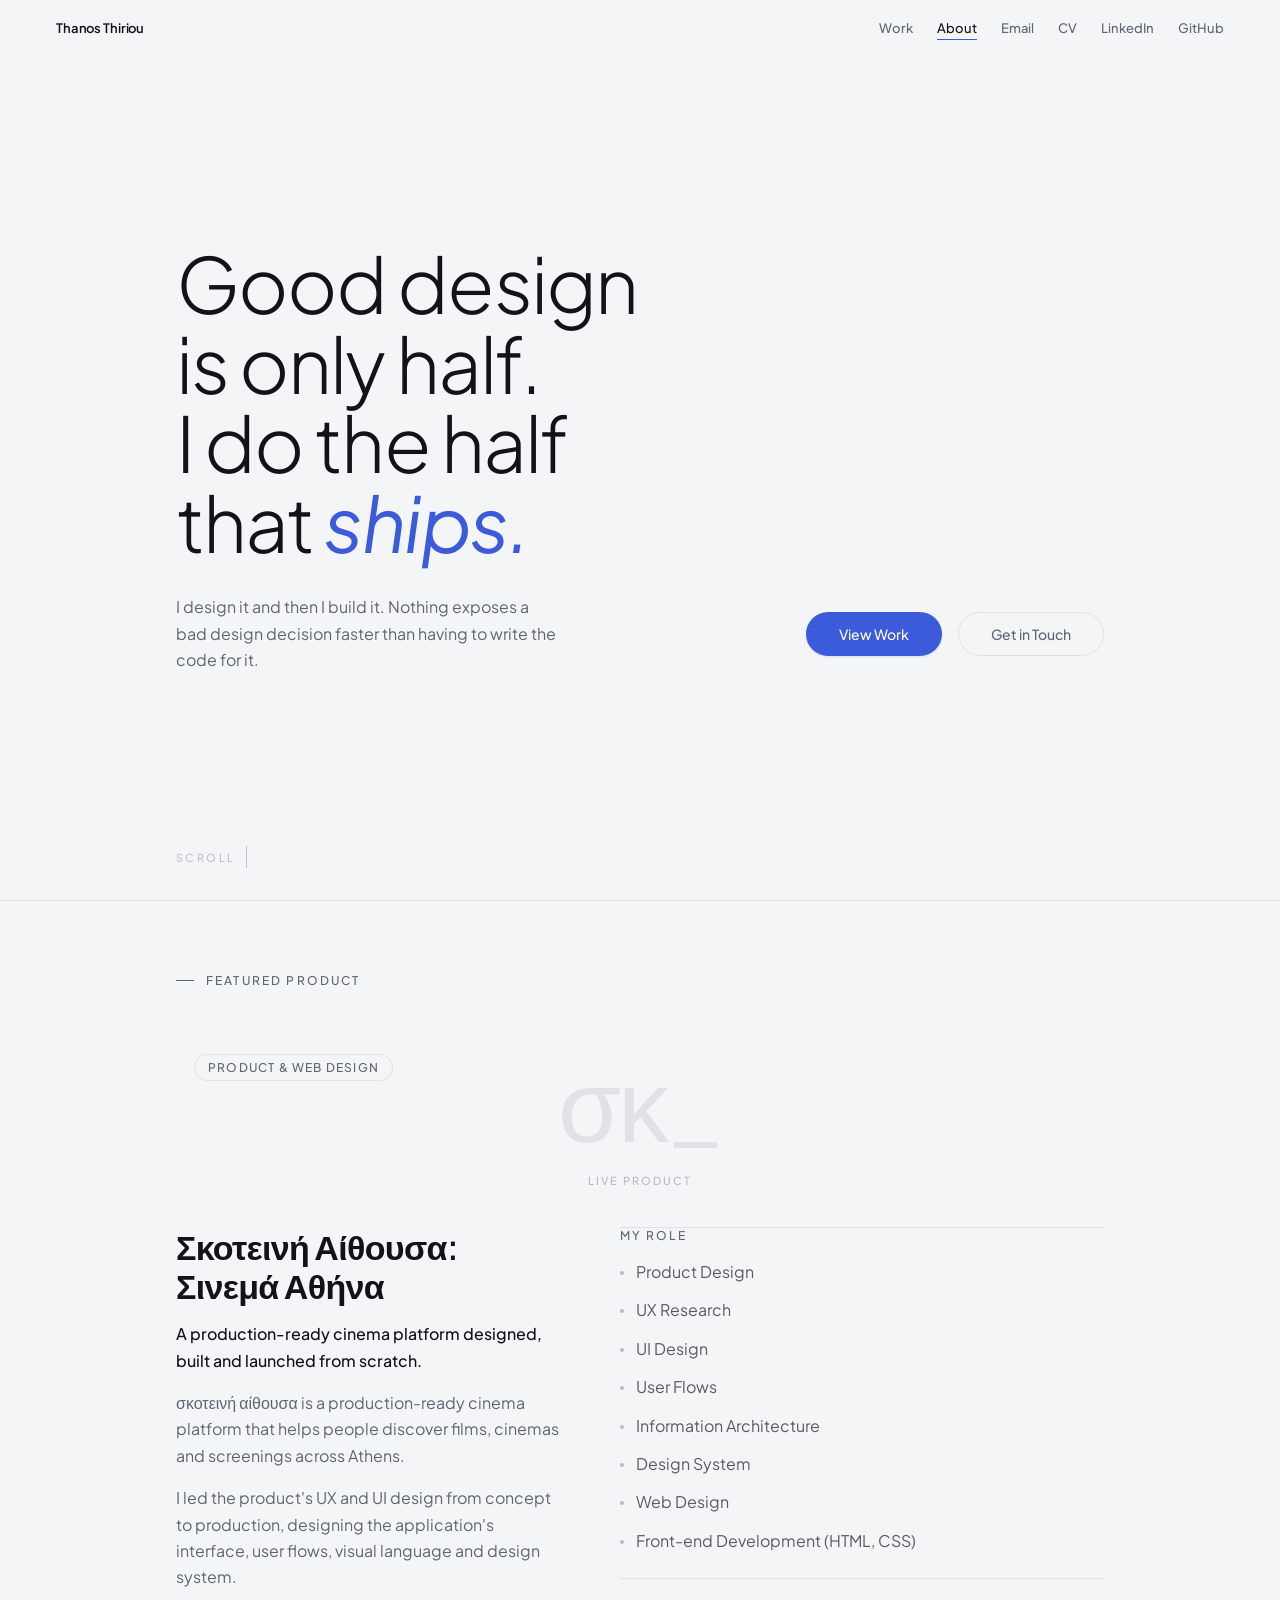
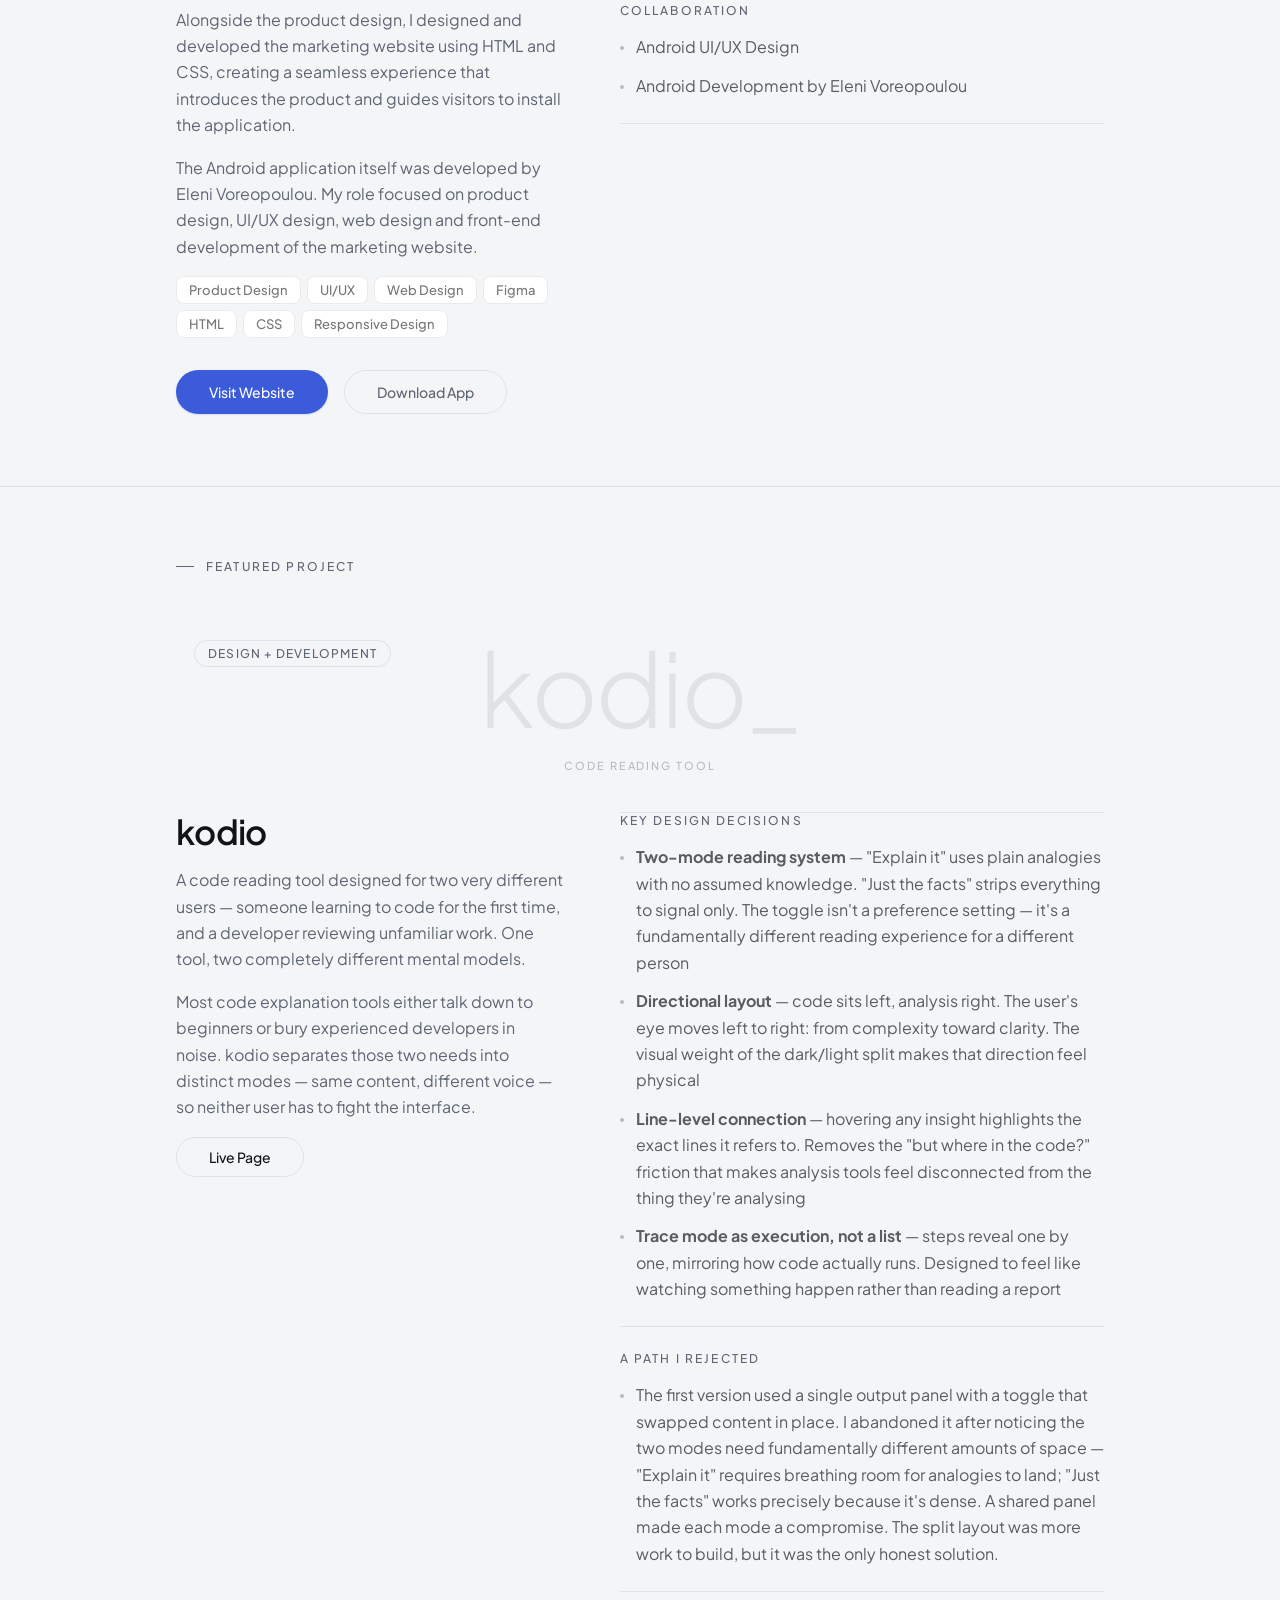
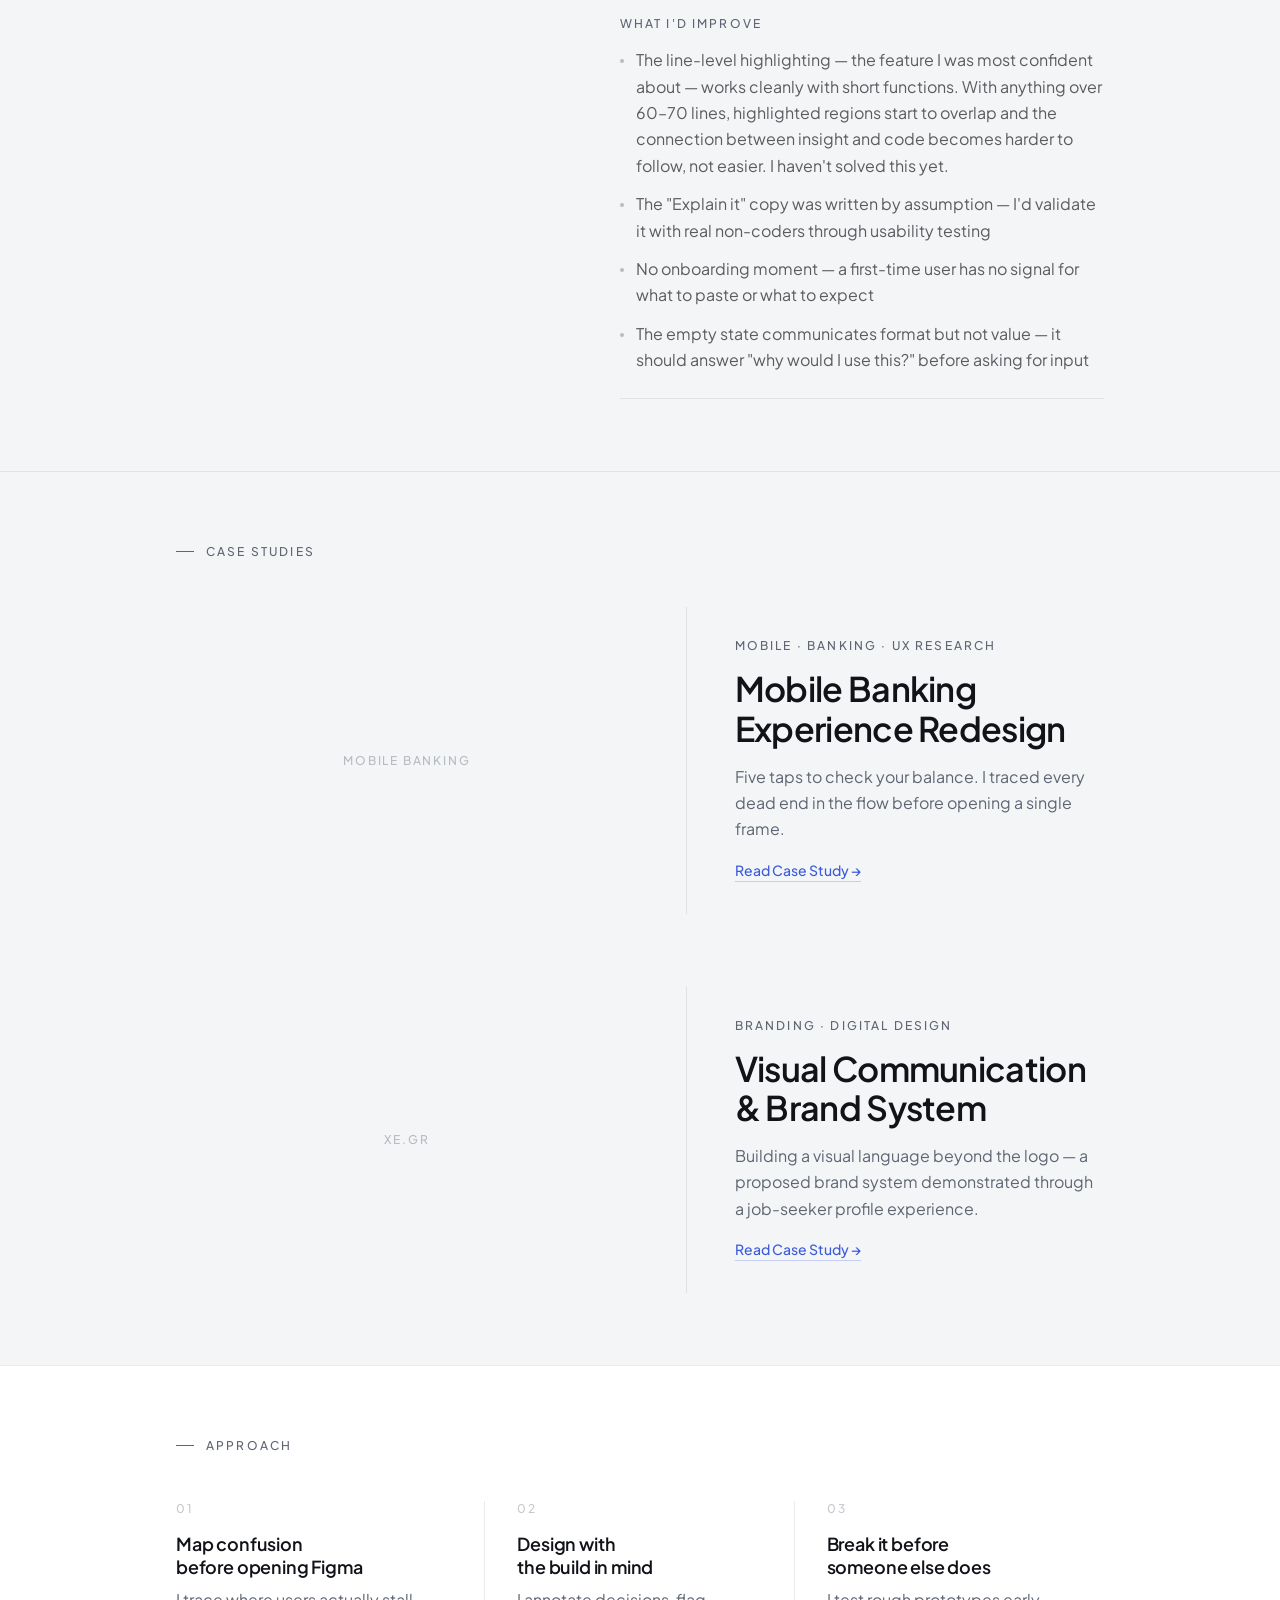
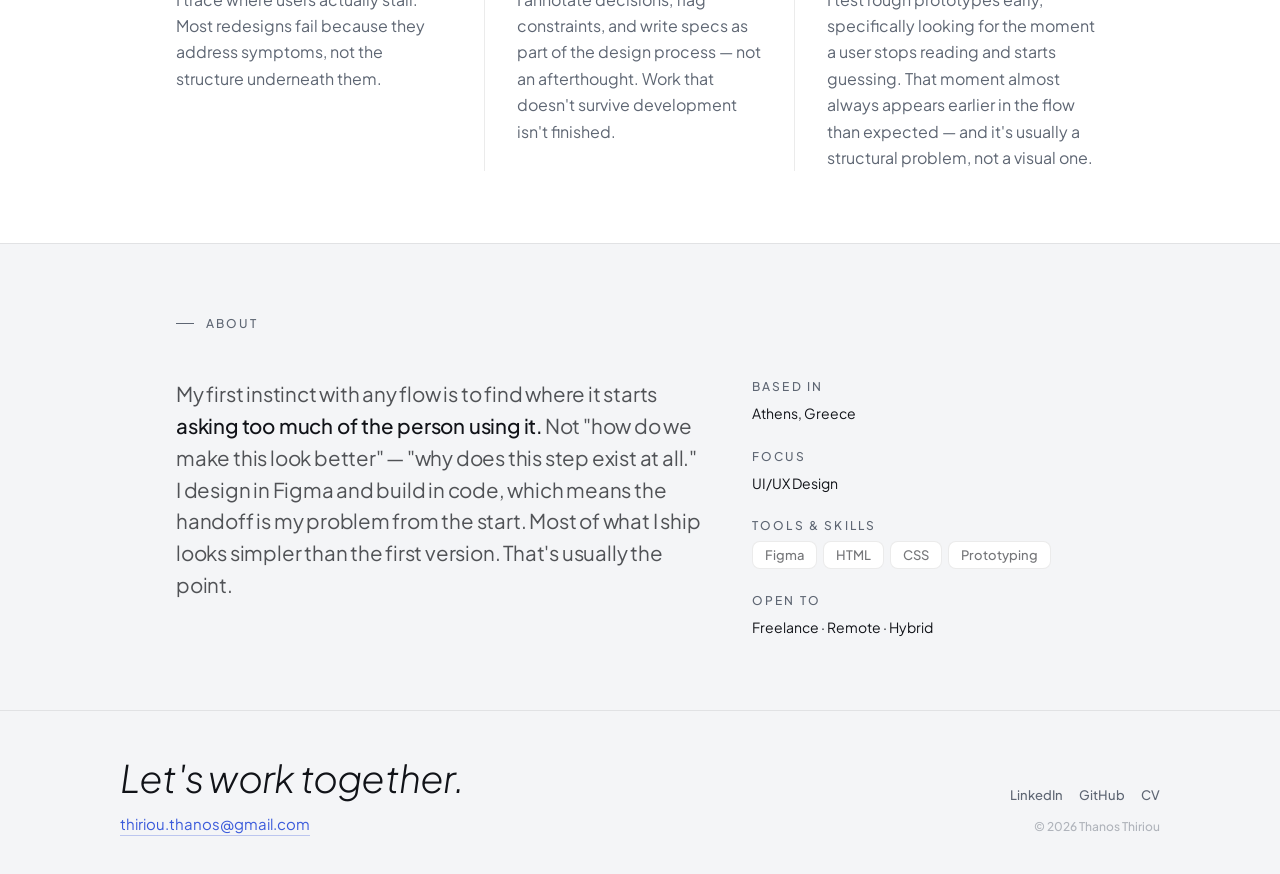
<file: index.html>
<!DOCTYPE html>
<html lang="en">
<head>
  <meta charset="UTF-8"/>
  <meta name="viewport" content="width=device-width, initial-scale=1.0"/>
  <title>Thanos Thiriou — Product Designer</title>
  <link rel="preconnect" href="https://fonts.googleapis.com">
  <link rel="preconnect" href="https://fonts.gstatic.com" crossorigin>
  <link href="https://fonts.googleapis.com/css2?family=Plus+Jakarta+Sans:ital,wght@0,300;0,400;0,500;0,600;1,300;1,400&display=swap" rel="stylesheet">
  <link rel="stylesheet" href="styles.css">
</head>
<body>

<!-- NAV -->
<nav class="nav" id="nav">
  <span class="nav-logo">Thanos Thiriou</span>
  <div class="nav-links">
    <a href="#work" class="nav-sm-hide">Work</a>
    <a href="#about">About</a>
    <a id="nav-email" href="#" class="nav-sm-hide">Email</a>
    <a href="https://jumpshare.com/share/Jsp5ZDB3CUWB5HwRMsdj" target="_blank">CV</a>
    <a href="https://www.linkedin.com/in/thanosthiriou/" target="_blank">LinkedIn</a>
    <a href="https://github.com/thiriou" target="_blank" class="nav-sm-hide">GitHub</a>
  </div>
</nav>

<!-- HERO -->
<section class="hero">
  <h1 class="hero-headline r">
    Good design<br>
    is only half.<br>
    I do the half<br>
    that <em>ships.</em>
  </h1>

  <div class="hero-foot r d1">
    <p class="hero-sub">
      I design it and then I build it. Nothing exposes a bad design decision faster than having to write the code for&nbsp;it.
    </p>
    <div class="hero-btns">
      <button class="btn btn-primary"
        onclick="document.getElementById('work').scrollIntoView({behavior:'smooth'})">
        View Work
      </button>
      <a id="hero-email-btn" href="#" class="btn btn-ghost">Get in Touch</a>
    </div>
  </div>

  <div class="hero-scroll-hint">scroll</div>
</section>

<!-- FEATURED PRODUCT -->
<section id="work" class="section">
  <div class="wrap">
    <p class="eyebrow">Featured Product</p>

    <div class="feat-visual feat-visual-plain r">
      <span class="feat-badge">Product & Web Design</span>
      <div class="feat-visual-inner feat-visual-img">
        <img src="https://res.cloudinary.com/mq7xwmak/image/upload/v1784747812/mockup-screens-skoteini-aithousa_jupigy.png" alt="σκοτεινή αίθουσα — shipped cinema platform preview"
          onerror="this.parentElement.innerHTML='<div class=\'feat-wordmark\'>σκ_</div><div class=\'feat-sublabel\'>Live Product</div>'">
      </div>
    </div>

    <div class="feat-body">
      <div class="r">
        <h2 class="feat-title">Σκοτεινή Αίθουσα: Σινεμά Αθήνα</h2>
        <p class="feat-desc" style="font-weight:500; color: var(--ink);">
          A production-ready cinema platform designed, built and launched from scratch.
        </p>
        <p class="feat-desc">
          σκοτεινή αίθουσα is a production-ready cinema platform that helps people discover films, cinemas and screenings across Athens.
        </p>
        <p class="feat-desc">
          I led the product's UX and UI design from concept to production, designing the application's interface, user flows, visual language and design system.
        </p>
        <p class="feat-desc">
          Alongside the product design, I designed and developed the marketing website using HTML and CSS, creating a seamless experience that introduces the product and guides visitors to install the application.
        </p>
        <p class="feat-desc">
          The Android application itself was developed by Eleni Voreopoulou. My role focused on product design, UI/UX design, web design and front-end development of the marketing website.
        </p>
        <div class="chips chips-feat">
          <span class="chip">Product Design</span>
          <span class="chip">UI/UX</span>
          <span class="chip">Web Design</span>
          <span class="chip">Figma</span>
          <span class="chip">HTML</span>
          <span class="chip">CSS</span>
          <span class="chip">Responsive Design</span>
        </div>
        <div class="feat-pills">
          <a href="https://cineath.gr" target="_blank" class="btn btn-primary">Visit Website</a>
          <a href="https://play.google.com/store/apps/details?id=com.blackcasper.cinemagr" target="_blank" class="btn btn-ghost">Download App</a>
        </div>
      </div>

      <div class="dstack feat-sticky r d1">
        <div class="drow">
          <h4>My Role</h4>
          <ul>
            <li>Product Design</li>
            <li>UX Research</li>
            <li>UI Design</li>
            <li>User Flows</li>
            <li>Information Architecture</li>
            <li>Design System</li>
            <li>Web Design</li>
            <li>Front-end Development (HTML, CSS)</li>
          </ul>
        </div>
        <div class="drow">
          <h4>Collaboration</h4>
          <ul>
            <li>Android UI/UX Design</li>
            <li>Android Development by Eleni Voreopoulou</li>
          </ul>
        </div>
      </div>
    </div>
  </div>
</section>

<!-- FEATURED PROJECT -->
<section class="section">
  <div class="wrap">
    <p class="eyebrow">Featured Project</p>

    <div class="feat-visual feat-visual-plain r">
      <span class="feat-badge">Design + Development</span>
      <div class="feat-visual-inner feat-visual-img">
        <img src="https://res.cloudinary.com/mq7xwmak/image/upload/v1787836371/kodio-screen-explain_fg43m9.png" alt="kodio — code reading tool"
          onerror="this.parentElement.innerHTML='<div class=\'feat-wordmark\'>kodio_</div><div class=\'feat-sublabel\'>Code Reading Tool</div>'">
      </div>
    </div>

    <div class="feat-body">
      <div class="r feat-sticky">
        <h2 class="feat-title">kodio</h2>
        <p class="feat-desc">
          A code reading tool designed for two very different users — someone learning to code for the first time, and a developer reviewing unfamiliar work. One tool, two completely different mental models.
        </p>
        <p class="feat-desc">
          Most code explanation tools either talk down to beginners or bury experienced developers in noise. kodio separates those two needs into distinct modes — same content, different voice — so neither user has to fight the interface.
        </p>
        <div class="feat-pills">
          <a href="https://thiriou.github.io/kodio-code-explainer/" target="_blank" class="feat-pill">Live Page</a>
        </div>
      </div>

      <div class="dstack r d1">
        <div class="drow">
          <h4>Key Design Decisions</h4>
          <ul>
            <li><strong>Two-mode reading system</strong> — "Explain it" uses plain analogies with no assumed knowledge. "Just the facts" strips everything to signal only. The toggle isn't a preference setting — it's a fundamentally different reading experience for a different person</li>
            <li><strong>Directional layout</strong> — code sits left, analysis right. The user's eye moves left to right: from complexity toward clarity. The visual weight of the dark/light split makes that direction feel physical</li>
            <li><strong>Line-level connection</strong> — hovering any insight highlights the exact lines it refers to. Removes the "but where in the code?" friction that makes analysis tools feel disconnected from the thing they're analysing</li>
            <li><strong>Trace mode as execution, not a list</strong> — steps reveal one by one, mirroring how code actually runs. Designed to feel like watching something happen rather than reading a report</li>
          </ul>
        </div>
        <div class="drow">
          <h4>A Path I Rejected</h4>
          <ul>
            <li>The first version used a single output panel with a toggle that swapped content in place. I abandoned it after noticing the two modes need fundamentally different amounts of space — "Explain it" requires breathing room for analogies to land; "Just the facts" works precisely because it's dense. A shared panel made each mode a compromise. The split layout was more work to build, but it was the only honest solution.</li>
          </ul>
        </div>
        <div class="drow">
          <h4>What I'd Improve</h4>
          <ul>
            <li>The line-level highlighting — the feature I was most confident about — works cleanly with short functions. With anything over 60–70 lines, highlighted regions start to overlap and the connection between insight and code becomes harder to follow, not easier. I haven't solved this yet.</li>
            <li>The "Explain it" copy was written by assumption — I'd validate it with real non-coders through usability testing</li>
            <li>No onboarding moment — a first-time user has no signal for what to paste or what to expect</li>
            <li>The empty state communicates format but not value — it should answer "why would I use this?" before asking for input</li>
          </ul>
        </div>
      </div>
    </div>
  </div>
</section>

<!-- CASE STUDIES -->
<section class="section">
  <div class="wrap">
    <h2 class="eyebrow">Case Studies</h2>

    <div class="cs-wide r">
      <div class="cs-wide-img">
        <img src="https://res.cloudinary.com/mq7xwmak/image/upload/v1784745246/case-study-banking_cminqn.png" alt="Mobile Banking Redesign"
          onerror="this.parentElement.innerHTML='<div class=\'cs-empty\'>Mobile Banking</div>'">
      </div>
      <div class="cs-wide-body">
        <span class="cs-card-tags">Mobile · Banking · UX Research</span>
        <h3 class="cs-card-title">Mobile Banking Experience Redesign</h3>
        <p class="cs-hook">Five taps to check your balance. I traced every dead end in the flow before opening a single frame.</p>
        <a href="https://medium.com/@thnthr/redesigning-eurobank-mobile-app-a-calmer-faster-banking-experience-ui-ux-case-study-67df9548a5f6"
           target="_blank" class="cs-cta">Read Case Study →</a>
      </div>
    </div>

    <div class="cs-wide r" style="margin-top: var(--sp-9);">
      <div class="cs-wide-img">
        <img src="https://res.cloudinary.com/mq7xwmak/image/upload/v1788252078/ccf339b3-8396-4b21-a025-8f1a87d3fd01_haktqv.png" alt="Visual Communication & Brand System"
          onerror="this.parentElement.innerHTML='<div class=\'cs-empty\'>xe.gr</div>'">
      </div>
      <div class="cs-wide-body">
        <span class="cs-card-tags">BRANDING · DIGITAL DESIGN</span>
        <h3 class="cs-card-title">Visual Communication &amp; Brand System</h3>
        <p class="cs-hook">Building a visual language beyond the logo — a proposed brand system demonstrated through a job-seeker profile experience.</p>
        <a href="xe-gr.html" class="cs-cta">Read Case Study →</a>
      </div>
    </div>
  </div>
</section>

<!-- APPROACH -->
<section class="section section-approach">
  <div class="wrap">
    <h2 class="eyebrow">Approach</h2>
    <div class="approach-grid">

      <div class="approach-col r">
        <span class="approach-num">01</span>
        <h3>Map confusion<br>before opening Figma</h3>
        <p>I trace where users actually stall. Most redesigns fail because they address symptoms, not the structure underneath them.</p>
      </div>

      <div class="approach-col r d1">
        <span class="approach-num">02</span>
        <h3>Design with<br>the build in mind</h3>
        <p>I annotate decisions, flag constraints, and write specs as part of the design process — not an afterthought. Work that doesn't survive development isn't finished.</p>
      </div>

      <div class="approach-col r d2">
        <span class="approach-num">03</span>
        <h3>Break it before<br>someone else does</h3>
        <p>I test rough prototypes early, specifically looking for the moment a user stops reading and starts guessing. That moment almost always appears earlier in the flow than expected — and it's usually a structural problem, not a visual one.</p>
      </div>

    </div>
  </div>
</section>

<!-- ABOUT -->
<section id="about" class="section">
  <div class="wrap">
    <h2 class="eyebrow">About</h2>

    <div class="about-grid r">
      <p class="about-text">
        My first instinct with any flow is to find where it starts
        <strong>asking too much of the person using it.</strong>
        Not "how do we make this look better" — "why does this step exist at all."
        I design in Figma and build in code, which means the handoff is my problem
        from the start. Most of what I ship looks simpler than the first version.
        That's usually the point.
      </p>

      <div class="about-aside">
        <div class="aside-row">
          <h4>Based in</h4>
          <p>Athens, Greece</p>
        </div>
        <div class="aside-row">
          <h4>Focus</h4>
          <p>UI/UX Design</p>
        </div>
        <div class="aside-row">
          <h4>Tools & Skills</h4>
          <div class="chips">
            <span class="chip">Figma</span>
            <span class="chip">HTML</span>
            <span class="chip">CSS</span>
<span class="chip">Prototyping</span>
          </div>
        </div>
        <div class="aside-row">
          <h4>Open to</h4>
          <p>Freelance · Remote · Hybrid</p>
        </div>
      </div>
    </div>
  </div>
</section>

<!-- FOOTER -->
<footer>
  <div class="foot-inner">
    <div class="foot-left">
      <p class="foot-cta">Let's work together.</p>
      <a id="foot-email" href="#" class="foot-email">—</a>
    </div>
    <div class="foot-right">
      <div class="foot-links">
        <a href="https://www.linkedin.com/in/thanosthiriou/" target="_blank">LinkedIn</a>
        <a href="https://github.com/thiriou" target="_blank">GitHub</a>
        <a href="https://jumpshare.com/share/Jsp5ZDB3CUWB5HwRMsdj" target="_blank">CV</a>
      </div>
      <span class="foot-copy">© 2026 Thanos Thiriou</span>
    </div>
  </div>
</footer>

<script>
  // Email — set via JS to prevent scraping
  const u = 'thiriou.thanos', d = 'gmail.com';
  const addr = u + '@' + d;
  document.getElementById('nav-email').href = 'mailto:' + addr;
  document.getElementById('hero-email-btn').href = 'mailto:' + addr;
  const fe = document.getElementById('foot-email');
  fe.href = 'mailto:' + addr;
  fe.textContent = addr;

  // Nav stuck state
  const nav = document.getElementById('nav');
  window.addEventListener('scroll', () => {
    nav.classList.toggle('stuck', window.scrollY > 10);
  }, { passive: true });

  // Reveal on scroll
  const io = new IntersectionObserver(entries => {
    entries.forEach(e => {
      if (e.isIntersecting) { e.target.classList.add('in'); io.unobserve(e.target); }
    });
  }, { threshold: 0.06 });
  document.querySelectorAll('.r').forEach(el => io.observe(el));

  // Active nav link — tracks #work / #about as they cross the viewport
  const navLinks = document.querySelectorAll('.nav-links a[href^="#"]');
  const sections = Array.from(navLinks)
    .map(a => document.getElementById(a.getAttribute('href').slice(1)))
    .filter(Boolean);
  const spy = new IntersectionObserver(entries => {
    entries.forEach(entry => {
      if (!entry.isIntersecting) return;
      navLinks.forEach(a => a.classList.toggle('is-active', a.getAttribute('href') === '#' + entry.target.id));
    });
  }, { rootMargin: '-45% 0px -50% 0px' });
  sections.forEach(s => spy.observe(s));
</script>
</body>
</html>
</file>
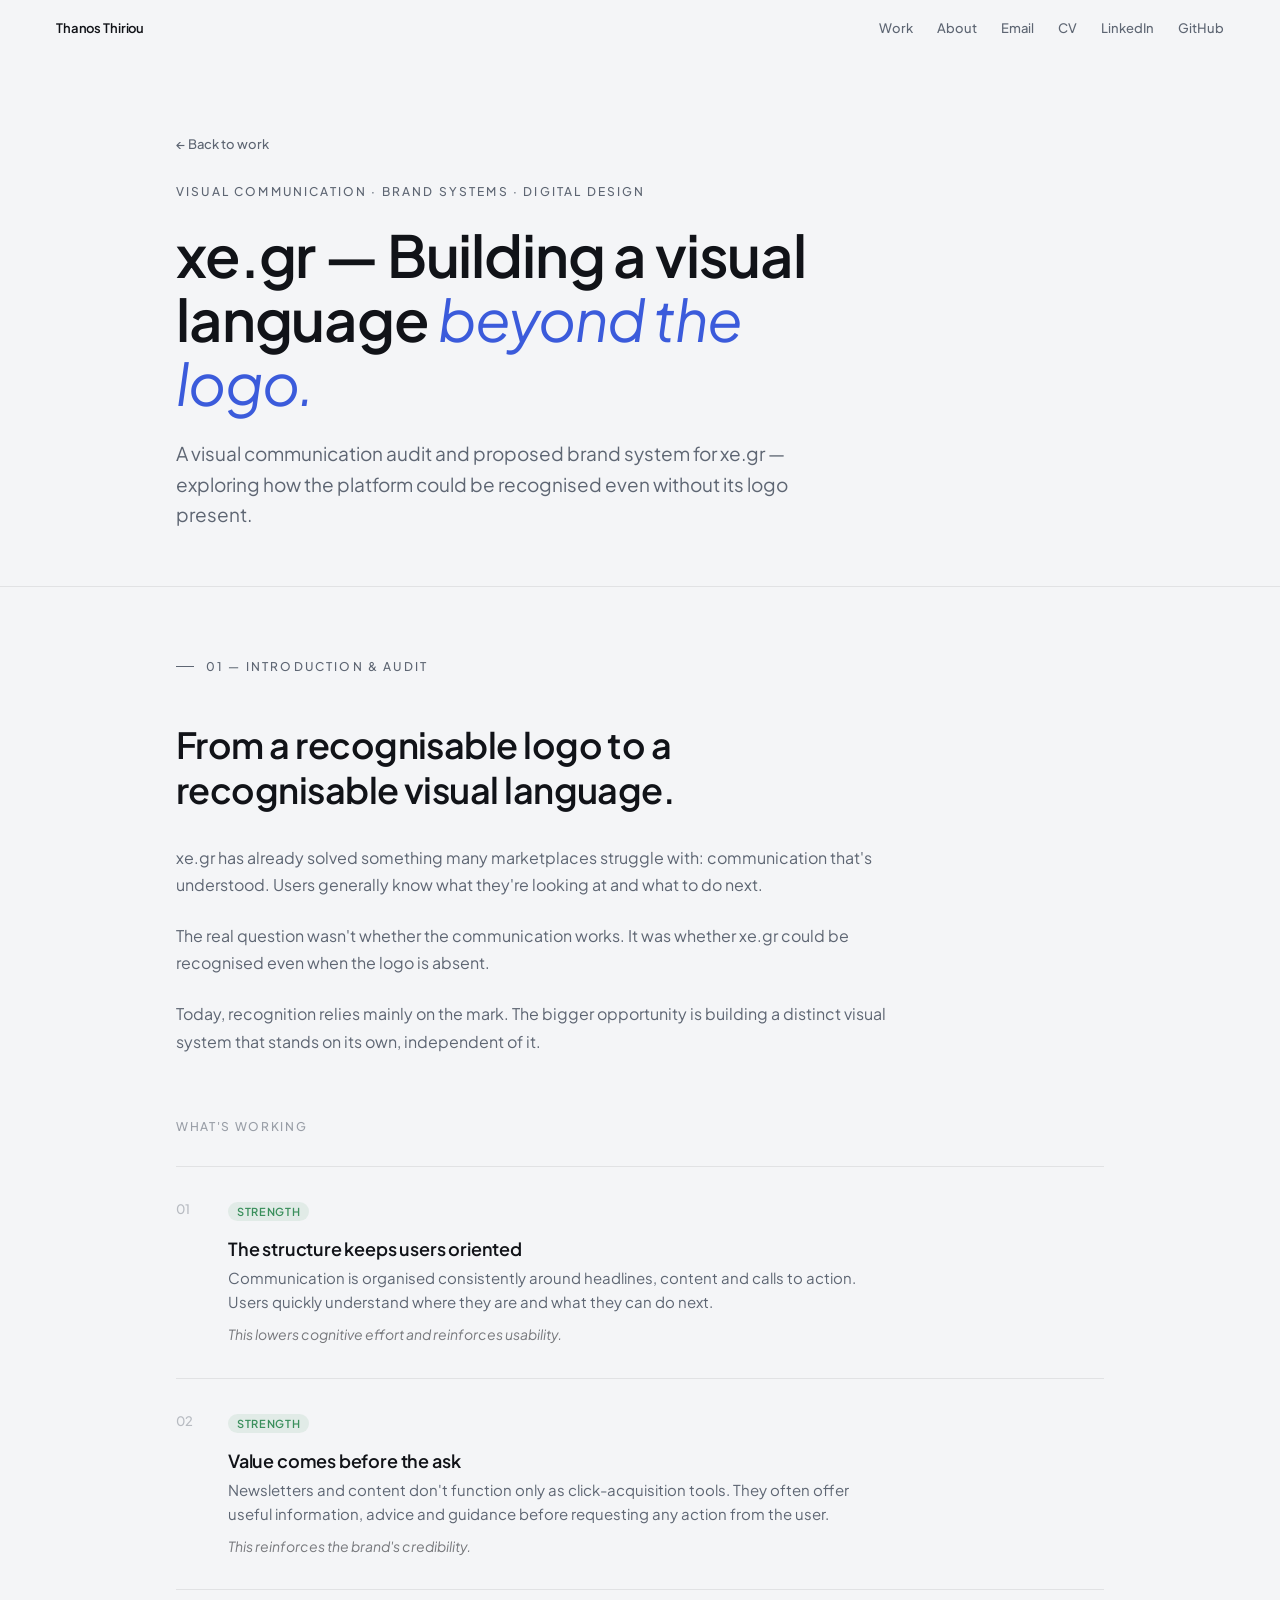
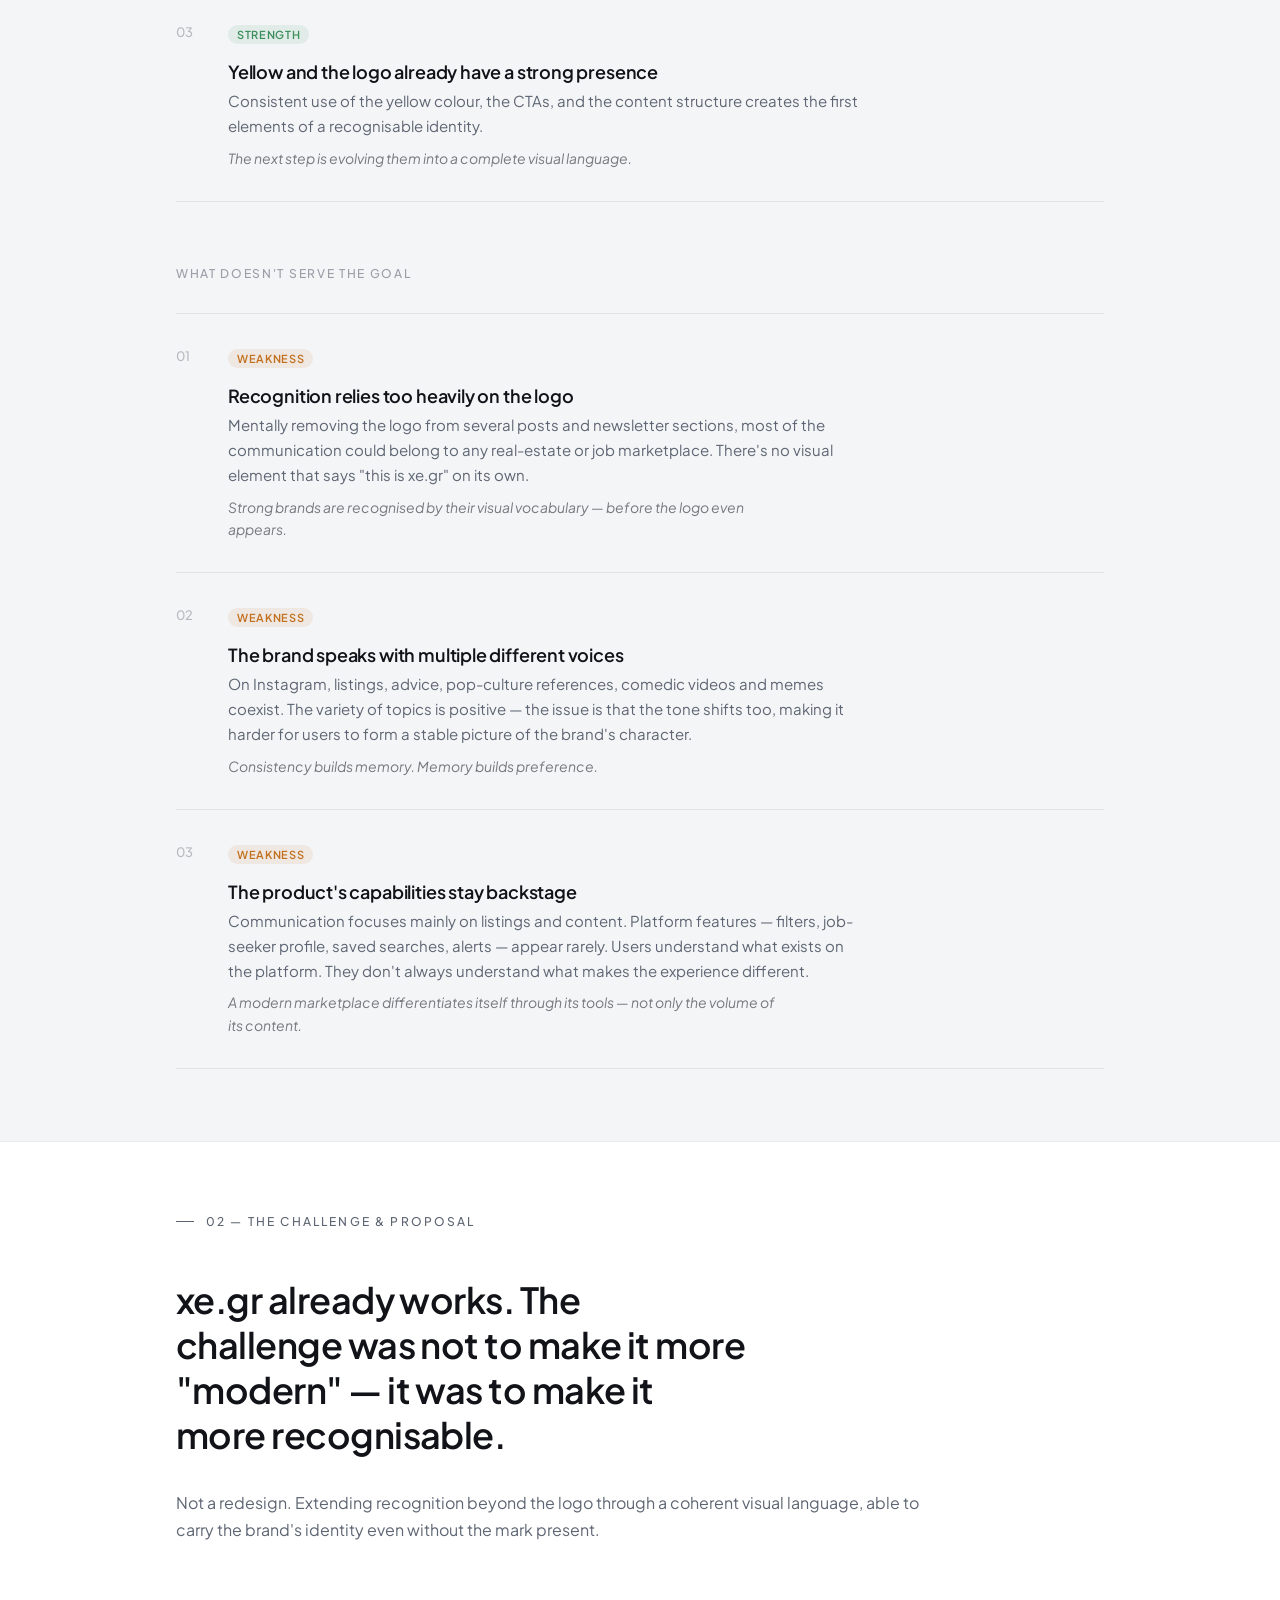
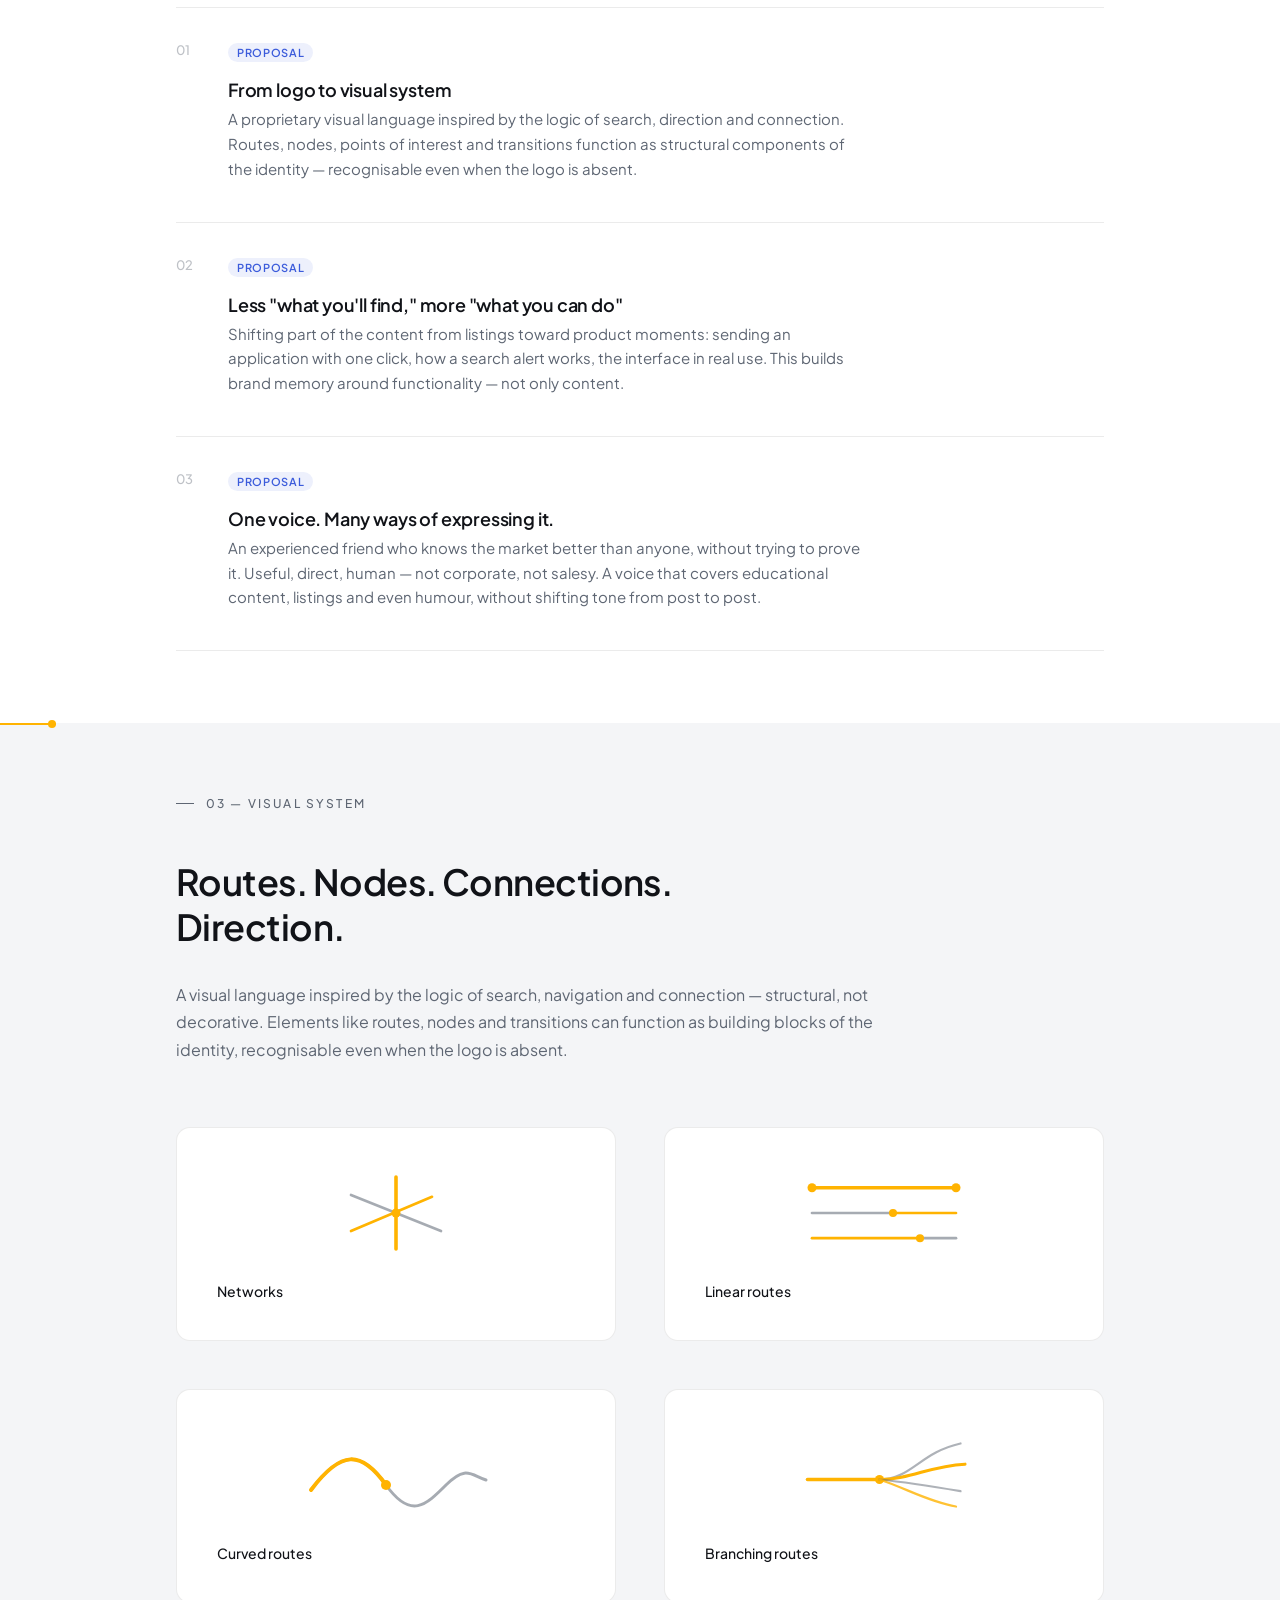
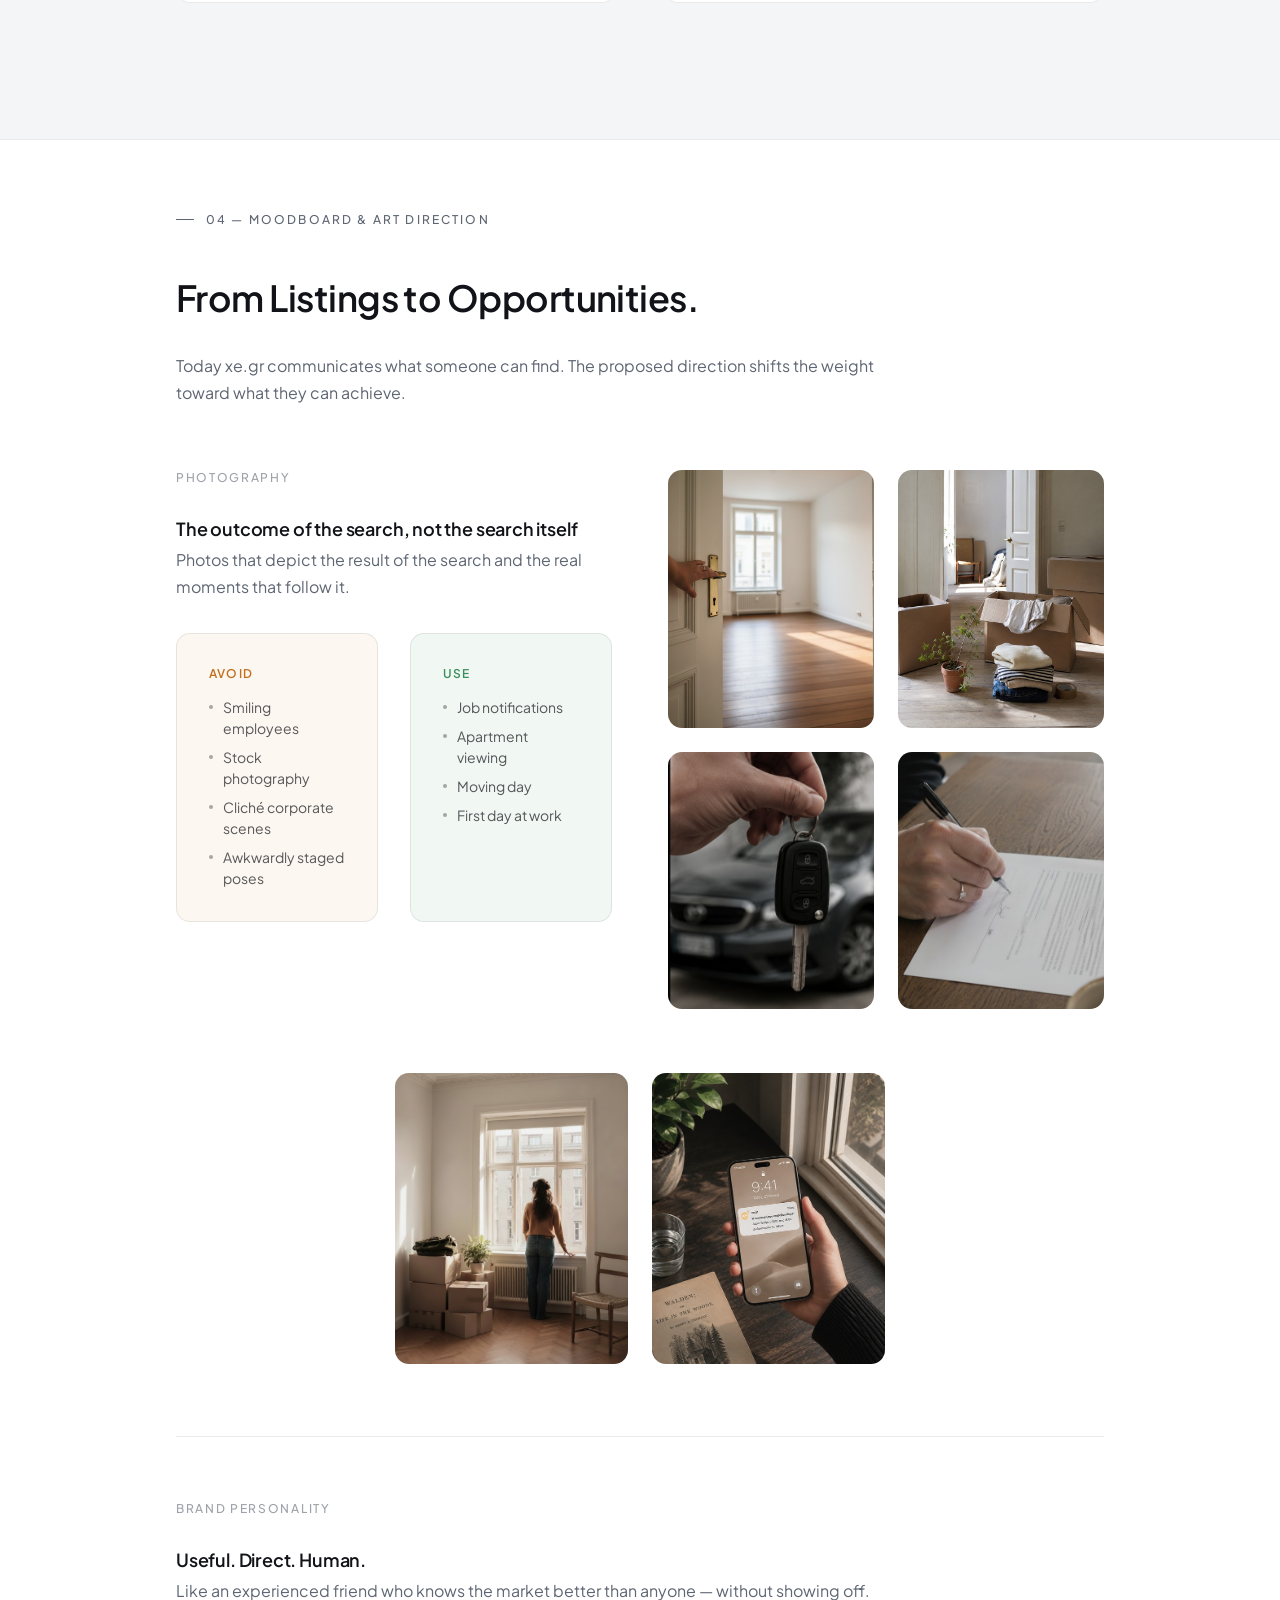
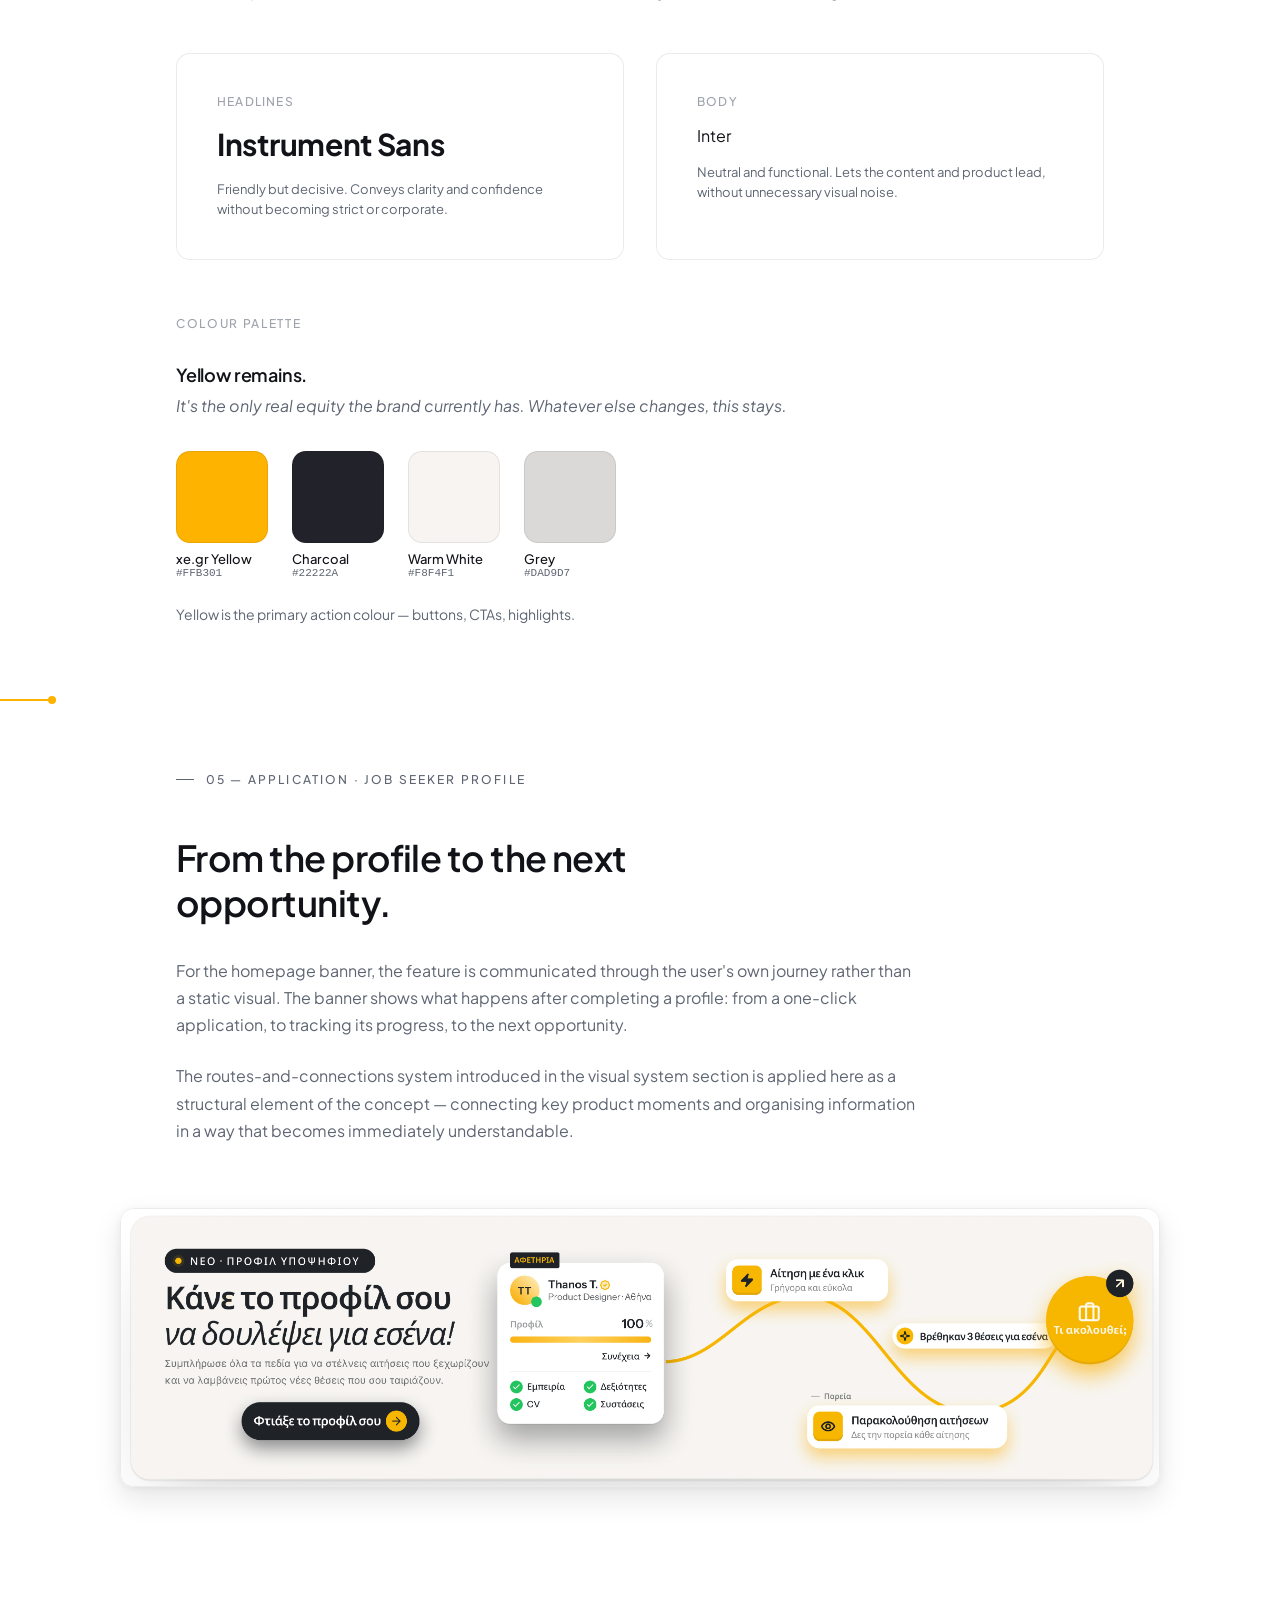
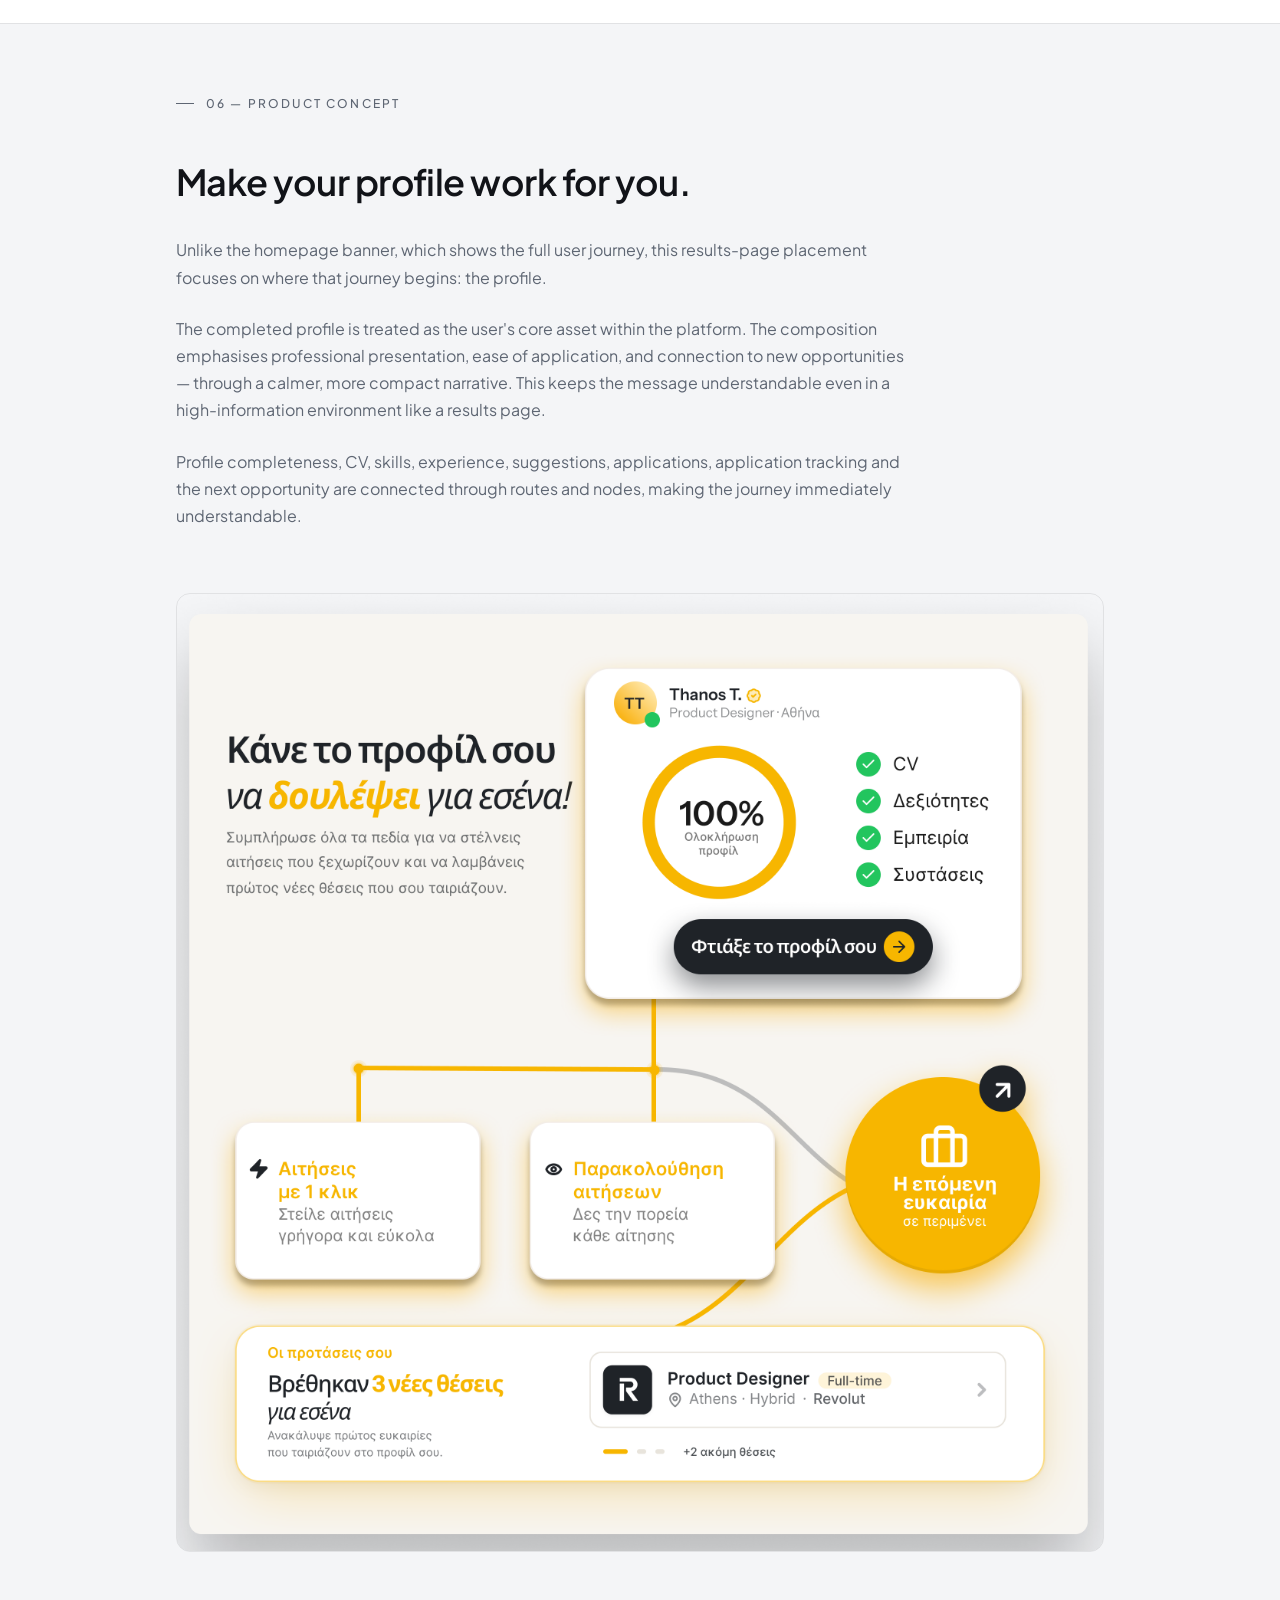
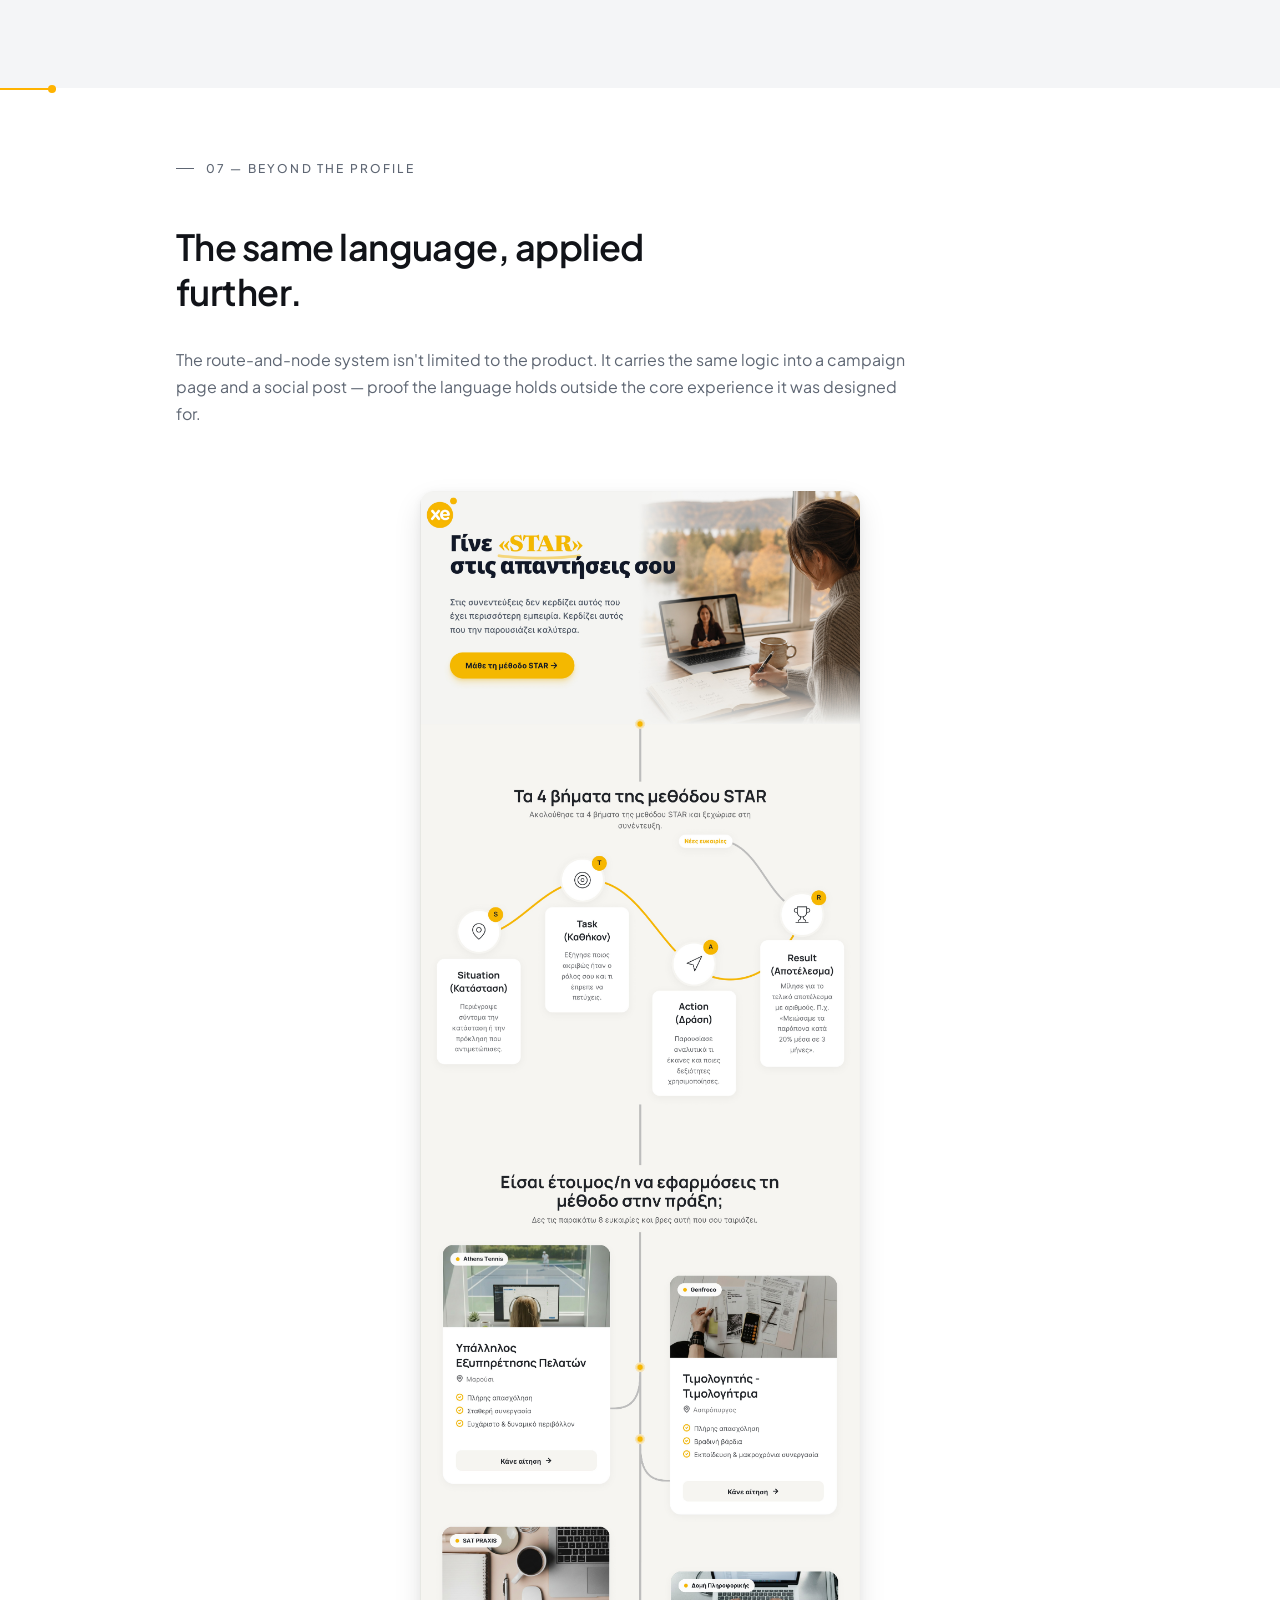
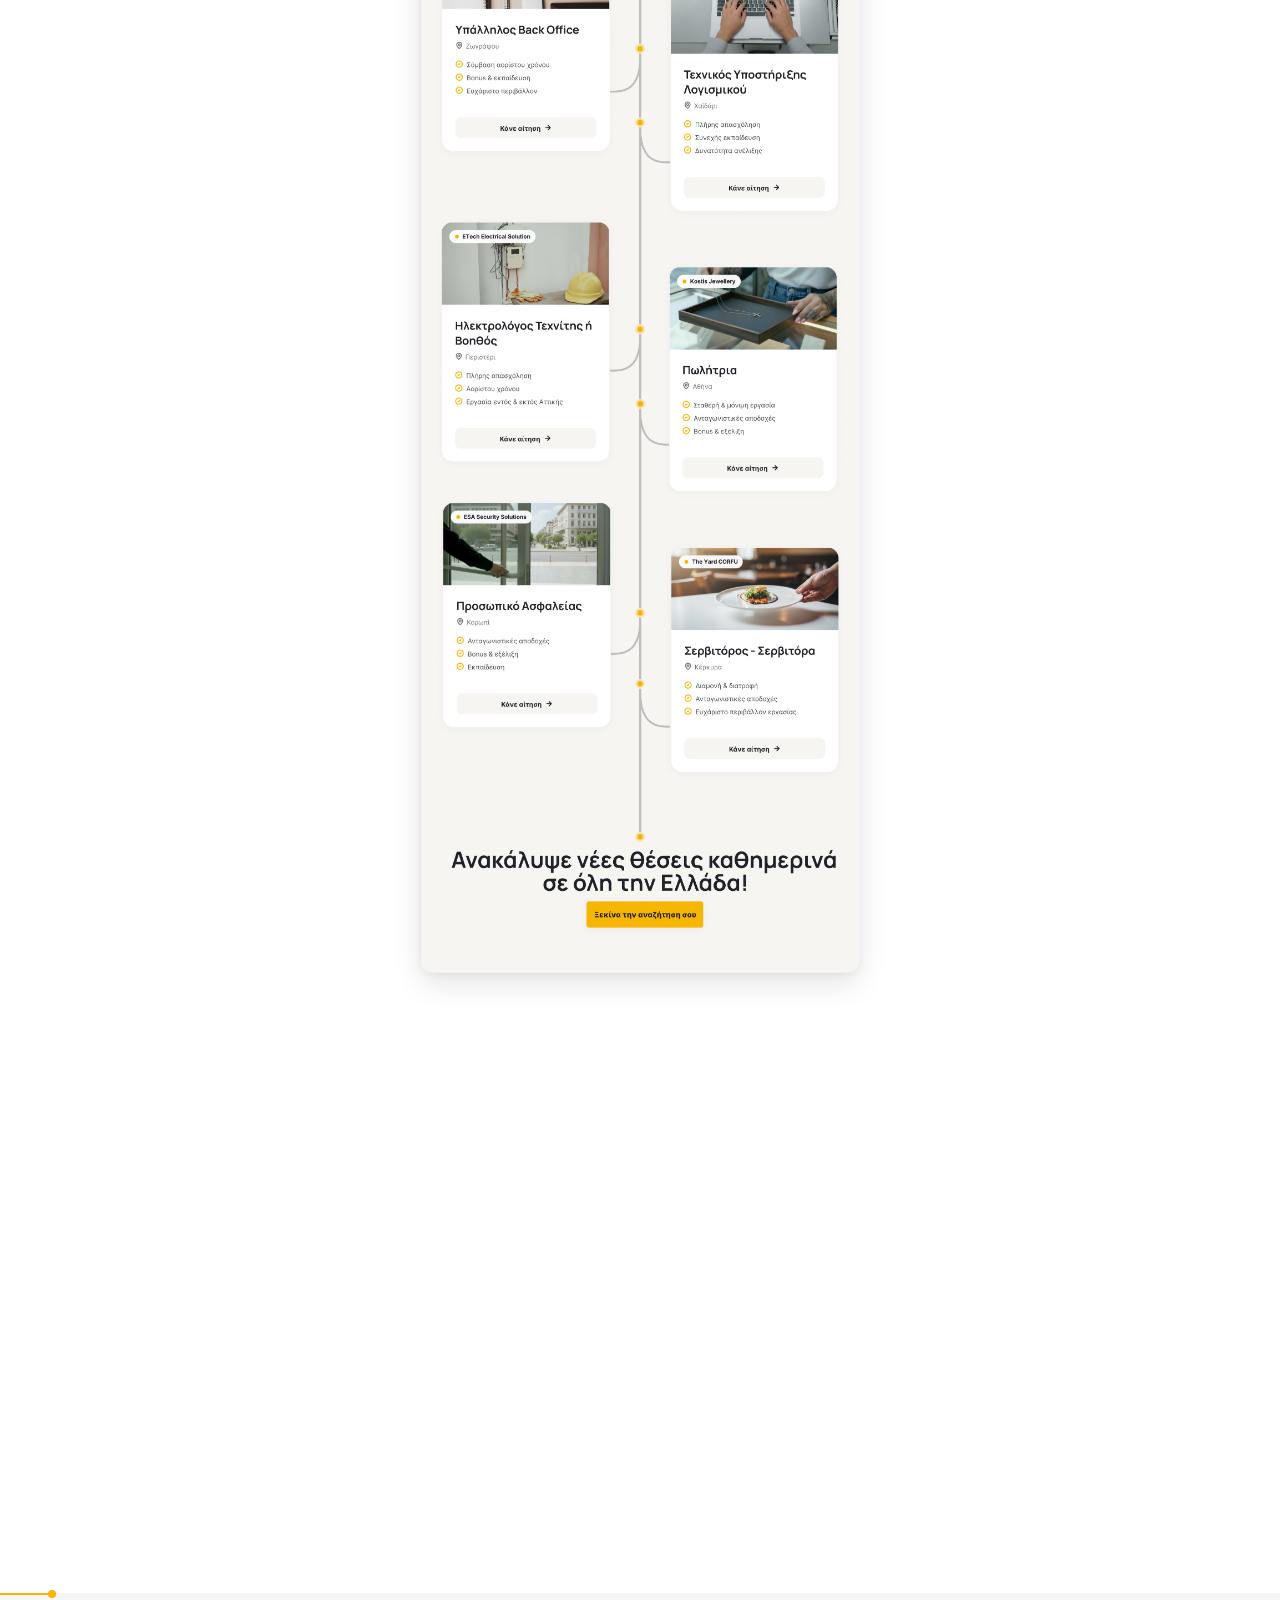
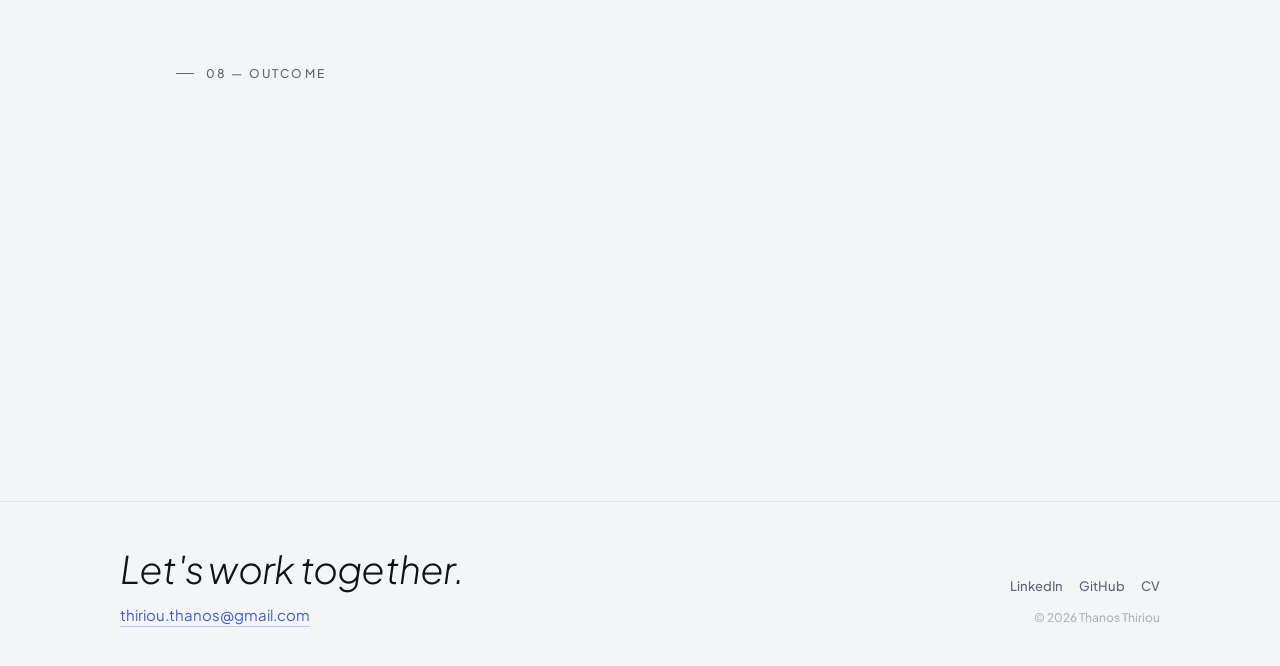
<file: xe-gr.html>
<!DOCTYPE html>
<html lang="en">
<head>
  <meta charset="UTF-8"/>
  <meta name="viewport" content="width=device-width, initial-scale=1.0"/>
  <title>xe.gr — Visual Communication & Brand System · Thanos Thiriou</title>
  <meta name="description" content="A visual communication audit and proposed brand system for xe.gr — moving from a logo-led identity to a recognisable visual language, demonstrated through a job-seeker profile experience.">
  <link rel="preconnect" href="https://fonts.googleapis.com">
  <link rel="preconnect" href="https://fonts.gstatic.com" crossorigin>
  <link href="https://fonts.googleapis.com/css2?family=Plus+Jakarta+Sans:ital,wght@0,300;0,400;0,500;0,600;1,300;1,400&display=swap" rel="stylesheet">
  <link rel="stylesheet" href="styles.css">
  <link rel="stylesheet" href="xe-gr.css">
</head>
<body>

<!-- NAV -->
<nav class="nav" id="nav">
  <a href="index.html" class="nav-logo">Thanos Thiriou</a>
  <div class="nav-links">
    <a href="index.html#work" class="nav-sm-hide">Work</a>
    <a href="index.html#about">About</a>
    <a id="nav-email" href="#" class="nav-sm-hide">Email</a>
    <a href="https://jumpshare.com/share/Jsp5ZDB3CUWB5HwRMsdj" target="_blank">CV</a>
    <a href="https://www.linkedin.com/in/thanosthiriou/" target="_blank">LinkedIn</a>
    <a href="https://github.com/thiriou" target="_blank" class="nav-sm-hide">GitHub</a>
  </div>
</nav>

<!-- PROJECT HERO -->
<header class="proj-hero">
  <a href="index.html#work" class="proj-back r">← Back to work</a>
  <p class="proj-hero-meta r">Visual Communication · Brand Systems · Digital Design</p>
  <h1 class="proj-hero-title r d1">xe.gr — Building a visual language <em>beyond the logo.</em></h1>
  <p class="proj-hero-sub r d1">A visual communication audit and proposed brand system for xe.gr — exploring how the platform could be recognised even without its logo present.</p>
</header>

<!-- 01 — INTRODUCTION / AUDIT -->
<section class="section">
  <div class="wrap">
    <p class="eyebrow">01 — Introduction &amp; Audit</p>

    <div class="sec-lede r">
      <h2 class="sec-headline">From a recognisable logo to a recognisable visual language.</h2>
      <p class="sec-body">xe.gr has already solved something many marketplaces struggle with: communication that's understood. Users generally know what they're looking at and what to do next.</p>
      <p class="sec-body">The real question wasn't whether the communication works. It was whether xe.gr could be recognised even when the logo is absent.</p>
      <p class="sec-body">Today, recognition relies mainly on the mark. The bigger opportunity is building a distinct visual system that stands on its own, independent of it.</p>
    </div>

    <div class="audit-group r d1">
      <p class="audit-group-label">What's Working</p>
      <div class="audit-list">
        <div class="audit-item">
          <span class="audit-num">01</span>
          <div>
            <span class="audit-tag is-strength">Strength</span>
            <h3 class="audit-title">The structure keeps users oriented</h3>
            <p class="audit-desc">Communication is organised consistently around headlines, content and calls to action. Users quickly understand where they are and what they can do next.</p>
            <p class="audit-insight">This lowers cognitive effort and reinforces usability.</p>
          </div>
        </div>
        <div class="audit-item">
          <span class="audit-num">02</span>
          <div>
            <span class="audit-tag is-strength">Strength</span>
            <h3 class="audit-title">Value comes before the ask</h3>
            <p class="audit-desc">Newsletters and content don't function only as click-acquisition tools. They often offer useful information, advice and guidance before requesting any action from the user.</p>
            <p class="audit-insight">This reinforces the brand's credibility.</p>
          </div>
        </div>
        <div class="audit-item">
          <span class="audit-num">03</span>
          <div>
            <span class="audit-tag is-strength">Strength</span>
            <h3 class="audit-title">Yellow and the logo already have a strong presence</h3>
            <p class="audit-desc">Consistent use of the yellow colour, the CTAs, and the content structure creates the first elements of a recognisable identity.</p>
            <p class="audit-insight">The next step is evolving them into a complete visual language.</p>
          </div>
        </div>
      </div>
    </div>

    <div class="audit-group r d2">
      <p class="audit-group-label">What Doesn't Serve the Goal</p>
      <div class="audit-list">
        <div class="audit-item">
          <span class="audit-num">01</span>
          <div>
            <span class="audit-tag is-weakness">Weakness</span>
            <h3 class="audit-title">Recognition relies too heavily on the logo</h3>
            <p class="audit-desc">Mentally removing the logo from several posts and newsletter sections, most of the communication could belong to any real-estate or job marketplace. There's no visual element that says "this is xe.gr" on its own.</p>
            <p class="audit-insight">Strong brands are recognised by their visual vocabulary — before the logo even appears.</p>
          </div>
        </div>
        <div class="audit-item">
          <span class="audit-num">02</span>
          <div>
            <span class="audit-tag is-weakness">Weakness</span>
            <h3 class="audit-title">The brand speaks with multiple different voices</h3>
            <p class="audit-desc">On Instagram, listings, advice, pop-culture references, comedic videos and memes coexist. The variety of topics is positive — the issue is that the tone shifts too, making it harder for users to form a stable picture of the brand's character.</p>
            <p class="audit-insight">Consistency builds memory. Memory builds preference.</p>
          </div>
        </div>
        <div class="audit-item">
          <span class="audit-num">03</span>
          <div>
            <span class="audit-tag is-weakness">Weakness</span>
            <h3 class="audit-title">The product's capabilities stay backstage</h3>
            <p class="audit-desc">Communication focuses mainly on listings and content. Platform features — filters, job-seeker profile, saved searches, alerts — appear rarely. Users understand what exists on the platform. They don't always understand what makes the experience different.</p>
            <p class="audit-insight">A modern marketplace differentiates itself through its tools — not only the volume of its content.</p>
          </div>
        </div>
      </div>
    </div>
  </div>
</section>

<!-- 02 — THE CHALLENGE & PROPOSAL -->
<section class="section section-approach">
  <div class="wrap">
    <p class="eyebrow">02 — The Challenge &amp; Proposal</p>
    <div class="sec-lede r">
      <h2 class="sec-headline">xe.gr already works. The challenge was not to make it more "modern" — it was to make it more recognisable.</h2>
      <p class="sec-body">Not a redesign. Extending recognition beyond the logo through a coherent visual language, able to carry the brand's identity even without the mark present.</p>
    </div>

    <div class="audit-list r d1">
      <div class="audit-item">
        <span class="audit-num">01</span>
        <div>
          <span class="audit-tag is-proposal">Proposal</span>
          <h3 class="audit-title">From logo to visual system</h3>
          <p class="audit-desc">A proprietary visual language inspired by the logic of search, direction and connection. Routes, nodes, points of interest and transitions function as structural components of the identity — recognisable even when the logo is absent.</p>
        </div>
      </div>
      <div class="audit-item">
        <span class="audit-num">02</span>
        <div>
          <span class="audit-tag is-proposal">Proposal</span>
          <h3 class="audit-title">Less "what you'll find," more "what you can do"</h3>
          <p class="audit-desc">Shifting part of the content from listings toward product moments: sending an application with one click, how a search alert works, the interface in real use. This builds brand memory around functionality — not only content.</p>
        </div>
      </div>
      <div class="audit-item">
        <span class="audit-num">03</span>
        <div>
          <span class="audit-tag is-proposal">Proposal</span>
          <h3 class="audit-title">One voice. Many ways of expressing it.</h3>
          <p class="audit-desc">An experienced friend who knows the market better than anyone, without trying to prove it. Useful, direct, human — not corporate, not salesy. A voice that covers educational content, listings and even humour, without shifting tone from post to post.</p>
        </div>
      </div>
    </div>
  </div>
</section>

<!-- 03 — VISUAL SYSTEM -->
<section class="section">
  <div class="wrap">
    <p class="eyebrow">03 — Visual System</p>
    <div class="sec-lede r">
      <h2 class="sec-headline">Routes. Nodes. Connections. Direction.</h2>
      <p class="sec-body">A visual language inspired by the logic of search, navigation and connection — structural, not decorative. Elements like routes, nodes and transitions can function as building blocks of the identity, recognisable even when the logo is absent.</p>
    </div>

    <div class="diagram-grid r d1">
      <div class="diagram-cell">
        <svg viewBox="0 0 160 100" fill="none" xmlns="http://www.w3.org/2000/svg">
          <line x1="80" y1="10" x2="80" y2="90" stroke="var(--xe-yellow)" stroke-width="4" stroke-linecap="round"/>
          <line x1="30" y1="30" x2="130" y2="70" stroke="var(--muted)" stroke-width="3" stroke-linecap="round" opacity="0.55"/>
          <line x1="30" y1="70" x2="120" y2="32" stroke="var(--xe-yellow)" stroke-width="3" stroke-linecap="round"/>
          <circle cx="80" cy="50" r="5" fill="var(--xe-yellow)"/>
        </svg>
        <span class="diagram-label">Networks</span>
      </div>
      <div class="diagram-cell">
        <svg viewBox="0 0 200 100" fill="none" xmlns="http://www.w3.org/2000/svg">
          <line x1="20" y1="22" x2="180" y2="22" stroke="var(--xe-yellow)" stroke-width="4" stroke-linecap="round"/>
          <circle cx="20" cy="22" r="5" fill="var(--xe-yellow)"/>
          <circle cx="180" cy="22" r="5" fill="var(--xe-yellow)"/>
          <line x1="20" y1="50" x2="110" y2="50" stroke="var(--muted)" stroke-width="3" stroke-linecap="round" opacity="0.55"/>
          <line x1="110" y1="50" x2="180" y2="50" stroke="var(--xe-yellow)" stroke-width="3" stroke-linecap="round"/>
          <circle cx="110" cy="50" r="4.5" fill="var(--xe-yellow)"/>
          <line x1="20" y1="78" x2="140" y2="78" stroke="var(--xe-yellow)" stroke-width="3" stroke-linecap="round"/>
          <line x1="140" y1="78" x2="180" y2="78" stroke="var(--muted)" stroke-width="3" stroke-linecap="round" opacity="0.55"/>
          <circle cx="140" cy="78" r="4.5" fill="var(--xe-yellow)"/>
        </svg>
        <span class="diagram-label">Linear routes</span>
      </div>
      <div class="diagram-cell">
        <svg viewBox="0 0 200 90" fill="none" xmlns="http://www.w3.org/2000/svg">
          <path d="M15 60 C 45 20, 65 20, 90 55 S 130 75, 150 55 S 175 45, 190 50" stroke="var(--muted)" stroke-width="3" stroke-linecap="round" fill="none" opacity="0.55"/>
          <path d="M15 60 C 45 20, 65 20, 90 55" stroke="var(--xe-yellow)" stroke-width="4" stroke-linecap="round" fill="none"/>
          <circle cx="90" cy="55" r="5" fill="var(--xe-yellow)"/>
        </svg>
        <span class="diagram-label">Curved routes</span>
      </div>
      <div class="diagram-cell">
        <svg viewBox="0 0 200 100" fill="none" xmlns="http://www.w3.org/2000/svg">
          <line x1="15" y1="55" x2="95" y2="55" stroke="var(--xe-yellow)" stroke-width="4" stroke-linecap="round"/>
          <circle cx="95" cy="55" r="5" fill="var(--xe-yellow)"/>
          <path d="M95 55 C 130 55, 140 25, 185 15" stroke="var(--muted)" stroke-width="2.5" stroke-linecap="round" fill="none" opacity="0.5"/>
          <path d="M95 55 C 130 55, 150 40, 190 38" stroke="var(--xe-yellow)" stroke-width="3.5" stroke-linecap="round" fill="none"/>
          <path d="M95 55 C 125 58, 150 62, 185 68" stroke="var(--muted)" stroke-width="2.5" stroke-linecap="round" fill="none" opacity="0.5"/>
          <path d="M95 55 C 125 65, 150 80, 180 85" stroke="var(--xe-yellow)" stroke-width="2.5" stroke-linecap="round" fill="none" opacity="0.8"/>
        </svg>
        <span class="diagram-label">Branching routes</span>
      </div>
    </div>
  </div>
</section>

<!-- 04 — MOODBOARD / ART DIRECTION -->
<section class="section section-approach">
  <div class="wrap">
    <p class="eyebrow">04 — Moodboard &amp; Art Direction</p>
    <div class="sec-lede r">
      <h2 class="sec-headline">From Listings to Opportunities.</h2>
      <p class="sec-body">Today xe.gr communicates what someone can find. The proposed direction shifts the weight toward what they can achieve.</p>
    </div>

    <div class="split-row r d2">
      <div>
        <p class="audit-group-label">Photography</p>
        <h3 class="audit-title">The outcome of the search, not the search itself</h3>
        <p class="sec-body">Photos that depict the result of the search and the real moments that follow it.</p>
        <div class="yn-grid">
          <div class="yn-card is-no">
            <p class="yn-title">Avoid</p>
            <ul>
              <li>Smiling employees</li>
              <li>Stock photography</li>
              <li>Cliché corporate scenes</li>
              <li>Awkwardly staged poses</li>
            </ul>
          </div>
          <div class="yn-card is-yes">
            <p class="yn-title">Use</p>
            <ul>
              <li>Job notifications</li>
              <li>Apartment viewing</li>
              <li>Moving day</li>
              <li>First day at work</li>
            </ul>
          </div>
        </div>
      </div>
      <div class="photo-grid" style="margin:0;">
        <img src="assets/xe-gr/photo-open-door.jpg" alt="A hand opening a door into a sunlit, empty apartment room">
        <img src="assets/xe-gr/photo-moving-boxes.jpg" alt="Open moving boxes with folded clothes, seen through a doorway">
        <img src="assets/xe-gr/photo-car-keys.jpg" alt="A hand holding car keys in front of a parked car">
        <img src="assets/xe-gr/photo-signing-document.jpg" alt="A hand signing a document at a wooden table">
      </div>
    </div>

    <div class="photo-pair-row r">
      <img src="assets/xe-gr/photo-window-boxes.jpg" alt="A person looking out an apartment window, surrounded by moving boxes">
      <img src="assets/xe-gr/photo-lifestyle-window.jpg" alt="A hand holding a phone showing a confirmed viewing appointment, by a sunlit window">
    </div>

    <div class="r" style="margin: var(--sp-9) 0 var(--sp-6); padding-top: var(--sp-8); border-top: 1px solid var(--rule);">
      <p class="audit-group-label">Brand Personality</p>
      <h3 class="audit-title">Useful. Direct. Human.</h3>
      <p class="sec-body">Like an experienced friend who knows the market better than anyone — without showing off.</p>
    </div>

    <div class="specimen-row r">
      <div class="specimen-card">
        <p class="specimen-label">Headlines</p>
        <p class="specimen-headline-font">Instrument Sans</p>
        <p class="specimen-note">Friendly but decisive. Conveys clarity and confidence without becoming strict or corporate.</p>
      </div>
      <div class="specimen-card">
        <p class="specimen-label">Body</p>
        <p class="specimen-body-font">Inter</p>
        <p class="specimen-note">Neutral and functional. Lets the content and product lead, without unnecessary visual noise.</p>
      </div>
    </div>

    <div class="r">
      <p class="audit-group-label">Colour Palette</p>
      <h3 class="audit-title">Yellow remains.</h3>
      <p class="sec-body" style="font-style: italic;">It's the only real equity the brand currently has. Whatever else changes, this stays.</p>
      <div class="palette-row">
        <div class="swatch">
          <div class="swatch-fill" style="background: var(--xe-yellow);"></div>
          <p class="swatch-name">xe.gr Yellow</p>
          <p class="swatch-hex">#FFB301</p>
        </div>
        <div class="swatch">
          <div class="swatch-fill" style="background: var(--xe-charcoal);"></div>
          <p class="swatch-name">Charcoal</p>
          <p class="swatch-hex">#22222A</p>
        </div>
        <div class="swatch">
          <div class="swatch-fill" style="background: var(--xe-warm);"></div>
          <p class="swatch-name">Warm White</p>
          <p class="swatch-hex">#F8F4F1</p>
        </div>
        <div class="swatch">
          <div class="swatch-fill" style="background: var(--xe-grey);"></div>
          <p class="swatch-name">Grey</p>
          <p class="swatch-hex">#DAD9D7</p>
        </div>
      </div>
      <p class="sec-body" style="font-size:14px;">Yellow is the primary action colour — buttons, CTAs, highlights.</p>
    </div>
  </div>
</section>

<!-- 05 — APPLICATION: JOB SEEKER PROFILE -->
<section class="section section-approach">
  <div class="wrap">
    <p class="eyebrow">05 — Application · Job Seeker Profile</p>
    <div class="sec-lede r">
      <h2 class="sec-headline">From the profile to the next opportunity.</h2>
      <p class="sec-body">For the homepage banner, the feature is communicated through the user's own journey rather than a static visual. The banner shows what happens after completing a profile: from a one-click application, to tracking its progress, to the next opportunity.</p>
      <p class="sec-body">The routes-and-connections system introduced in the visual system section is applied here as a structural element of the concept — connecting key product moments and organising information in a way that becomes immediately understandable.</p>
    </div>

    <div class="visual-block is-wide r d1">
      <img src="assets/xe-gr/banner-card.jpg" alt="xe.gr homepage banner concept — a job-seeker profile card connected by yellow routes to a one-click application, application tracking, and 'the next opportunity'" width="3895" height="919">
    </div>
  </div>
</section>

<!-- 06 — PRODUCT CONCEPT -->
<section class="section">
  <div class="wrap">
    <p class="eyebrow">06 — Product Concept</p>
    <div class="sec-lede r">
      <h2 class="sec-headline">Make your profile work for you.</h2>
      <p class="sec-body">Unlike the homepage banner, which shows the full user journey, this results-page placement focuses on where that journey begins: the profile.</p>
      <p class="sec-body">The completed profile is treated as the user's core asset within the platform. The composition emphasises professional presentation, ease of application, and connection to new opportunities — through a calmer, more compact narrative. This keeps the message understandable even in a high-information environment like a results page.</p>
      <p class="sec-body">Profile completeness, CV, skills, experience, suggestions, applications, application tracking and the next opportunity are connected through routes and nodes, making the journey immediately understandable.</p>
    </div>

    <div class="visual-block r d1">
      <img src="assets/xe-gr/product-concept-card.png" alt="Full job-seeker profile concept — a 100% complete profile connected to applications, tracking, and suggested opportunities via a yellow route system" width="2266" height="2355">
    </div>
  </div>
</section>

<!-- 07 — BEYOND THE PROFILE -->
<section class="section section-approach">
  <div class="wrap">
    <p class="eyebrow">07 — Beyond the Profile</p>
    <div class="sec-lede r">
      <h2 class="sec-headline">The same language, applied further.</h2>
      <p class="sec-body">The route-and-node system isn't limited to the product. It carries the same logic into a campaign page and a social post — proof the language holds outside the core experience it was designed for.</p>
    </div>

    <div class="visual-block poster-block r d1">
      <img src="assets/xe-gr/campaign-star-method.jpg" alt="A full campaign landing page teaching the STAR interview method, with each step and job listing connected by the same yellow route-and-node system" width="3170" height="14999">
    </div>

    <div class="visual-block r d2" style="max-width:420px; margin-left:auto; margin-right:auto;">
      <img src="assets/xe-gr/campaign-contest-post.jpg" alt="An Instagram contest post for a student-housing giveaway, using the same yellow route-and-node line as a graphic device" width="4320" height="4320">
    </div>
  </div>
</section>

<!-- 08 — OUTCOME -->
<section class="section">
  <div class="wrap">
    <p class="eyebrow">08 — Outcome</p>
    <div class="outcome-block r">
      <p class="outcome-text">A proposed visual system that moves xe.gr from a logo-led identity towards a more recognisable and flexible visual language — demonstrated through a job-seeker profile experience.</p>
    </div>
  </div>
</section>

<!-- FOOTER -->
<footer>
  <div class="foot-inner">
    <div class="foot-left">
      <p class="foot-cta">Let's work together.</p>
      <a id="foot-email" href="#" class="foot-email">—</a>
    </div>
    <div class="foot-right">
      <div class="foot-links">
        <a href="https://www.linkedin.com/in/thanosthiriou/" target="_blank">LinkedIn</a>
        <a href="https://github.com/thiriou" target="_blank">GitHub</a>
        <a href="https://jumpshare.com/share/Jsp5ZDB3CUWB5HwRMsdj" target="_blank">CV</a>
      </div>
      <span class="foot-copy">© 2026 Thanos Thiriou</span>
    </div>
  </div>
</footer>

<script>
  // Email — set via JS to prevent scraping
  const u = 'thiriou.thanos', d = 'gmail.com';
  const addr = u + '@' + d;
  document.getElementById('nav-email').href = 'mailto:' + addr;
  const fe = document.getElementById('foot-email');
  fe.href = 'mailto:' + addr;
  fe.textContent = addr;

  // Nav stuck state
  const nav = document.getElementById('nav');
  window.addEventListener('scroll', () => {
    nav.classList.toggle('stuck', window.scrollY > 10);
  }, { passive: true });

  // Reveal on scroll
  const io = new IntersectionObserver(entries => {
    entries.forEach(e => {
      if (e.isIntersecting) { e.target.classList.add('in'); io.unobserve(e.target); }
    });
  }, { threshold: 0.06 });
  document.querySelectorAll('.r').forEach(el => io.observe(el));
</script>
</body>
</html>
</file>
<file: styles.css>
:root {
  --bg:         #F4F5F7;
  --ink:        #111318;
  /* Was #6B7280 — measured at 4.43:1 on --bg, just under WCAG AA's 4.5:1
     for body text. Darkened to clear it with margin (5.31:1) without
     reading as a different color. */
  --muted:      #5E6673;
  --accent:     #3B5BDB;
  --rule:       rgba(0,0,0,0.08);
  --white:      #ffffff;
  --font-sans:  'Plus Jakarta Sans', sans-serif;

  /* Spacing — 8px base, dense enough that every real value in this file
     (56, 72, 88 included, not just the usual 8/16/24/32) maps onto it
     directly instead of forcing round numbers where they don't fit. */
  --sp-1: 8px;
  --sp-2: 16px;
  --sp-3: 24px;
  --sp-4: 32px;
  --sp-5: 40px;
  --sp-6: 48px;
  --sp-7: 56px;
  --sp-8: 64px;
  --sp-9: 72px;
  --sp-10: 80px;
  --sp-11: 88px;
  --sp-12: 96px;

  --radius-sm: 8px;
  --radius-lg: 14px;
  --radius-full: 999px;

  --shadow-sm: 0 1px 2px rgba(17,19,24,.05), 0 1px 1px rgba(17,19,24,.03);
  --shadow-md: 0 12px 28px rgba(17,19,24,.10), 0 2px 8px rgba(17,19,24,.05);
  --shadow-accent: 0 10px 22px rgba(59,91,219,.24);

  --ease: cubic-bezier(.22, 1, .36, 1);
  --dur-fast: .15s;
  --dur-base: .3s;
  --dur-slow: .6s;
}

*, *::before, *::after { box-sizing: border-box; margin: 0; padding: 0; }
html { scroll-behavior: smooth; }
body {
  background: var(--bg); color: var(--ink);
  font-family: var(--font-sans);
  font-weight: 400;
  -webkit-font-smoothing: antialiased; overflow-x: hidden;
}
a { text-decoration: none; color: inherit; }
img { display: block; max-width: 100%; }

:focus-visible {
  outline: 2px solid var(--accent);
  outline-offset: 3px;
  border-radius: 2px;
}

@media (prefers-reduced-motion: reduce) {
  html { scroll-behavior: auto; }
  *, *::before, *::after {
    animation-duration: .01ms !important;
    animation-iteration-count: 1 !important;
    transition-duration: .01ms !important;
    scroll-behavior: auto !important;
  }
}

/* ─── NAV ─── */
.nav {
  position: fixed; top: 0; left: 0; right: 0; z-index: 200;
  height: 56px; padding: 0 var(--sp-7);
  display: flex; align-items: center; justify-content: space-between;
  transition: background var(--dur-base) var(--ease), border-color var(--dur-base) var(--ease);
  border-bottom: 1px solid transparent;
}
.nav.stuck {
  background: rgba(244,245,247,.94);
  backdrop-filter: blur(18px);
  border-bottom-color: var(--rule);
}
.nav-logo { font-size: 13px; font-weight: 600; letter-spacing: -.01em; }
.nav-links {
  display: flex; align-items: center; gap: var(--sp-3);
  font-size: 13px; font-weight: 500; color: var(--muted);
}
.nav-links a {
  position: relative;
  padding: 4px 0;
  transition: color var(--dur-base) var(--ease);
}
.nav-links a::after {
  content: '';
  position: absolute; left: 0; right: 100%; bottom: 0;
  height: 1px; background: var(--accent);
  transition: right var(--dur-base) var(--ease);
}
.nav-links a:hover { color: var(--ink); }
.nav-links a.is-active { color: var(--ink); }
.nav-links a.is-active::after { right: 0; }

/* ─── HERO ─── */
.hero {
  min-height: 100svh; display: flex; flex-direction: column;
  justify-content: center; padding: 88px var(--sp-7) var(--sp-9);
  max-width: 1040px; margin: 0 auto; width: 100%; position: relative;
  overflow: hidden;
}
.hero > * { position: relative; z-index: 1; }



.hero-headline {
  font-size: clamp(56px, 6vw, 78px);
  font-weight: 300;
  line-height: 1.04;
  letter-spacing: -0.025em;
  max-width: 12ch; margin-bottom: var(--sp-4);
}
.hero-headline em {
  font-style: italic; font-weight: 400;
  color: var(--accent); letter-spacing: -0.02em;
}

.hero-foot {
  display: flex; align-items: center;
  justify-content: space-between; gap: var(--sp-5); flex-wrap: wrap;
}
.hero-sub {
  font-size: 16px; font-weight: 400;
  color: var(--muted); max-width: 420px; line-height: 1.65;
  text-wrap: pretty;
}
.hero-btns { display: flex; gap: var(--sp-2); flex-shrink: 0; }

.hero-scroll-hint {
  position: absolute; bottom: var(--sp-4); left: var(--sp-7);
  font-size: 11px; font-weight: 500; letter-spacing: .22em;
  text-transform: uppercase; color: var(--muted); opacity: .35;
  display: flex; align-items: center; gap: 10px;
  z-index: 1;
}
.hero-scroll-hint::after {
  content: ''; display: block; width: 1px; height: 22px; background: var(--muted);
  animation: scroll-line 2s ease-in-out infinite;
}
@keyframes scroll-line {
  0%, 100% { transform: scaleY(.6); opacity: .4; }
  50%       { transform: scaleY(1);  opacity: 1; }
}

/* ─── BUTTONS ─── */
.btn {
  display: inline-flex; align-items: center; justify-content: center; gap: 7px;
  padding: 0 var(--sp-4); height: 44px; border-radius: var(--radius-full);
  font-family: inherit; font-size: 14px; font-weight: 500;
  cursor: pointer; border: 1px solid transparent; white-space: nowrap;
  transition: background var(--dur-base) var(--ease), border-color var(--dur-base) var(--ease),
    color var(--dur-base) var(--ease), transform var(--dur-base) var(--ease),
    box-shadow var(--dur-base) var(--ease);
}
.btn-primary {
  background: var(--accent); color: #fff;
  box-shadow: 0 1px 2px rgba(59,91,219,.15);
}
.btn-primary:hover {
  background: #2f4cc4;
  box-shadow: var(--shadow-accent);
  transform: translateY(-2px);
}
.btn-primary:active {
  background: #2942a8;
  box-shadow: 0 2px 8px rgba(59,91,219,.2);
  transform: translateY(0);
}
.btn-ghost { background: transparent; color: var(--muted); border-color: var(--rule); }
.btn-ghost:hover {
  color: var(--ink);
  border-color: rgba(0,0,0,.2);
  transform: translateY(-2px);
  box-shadow: var(--shadow-sm);
}
.btn-ghost:active { transform: translateY(0); box-shadow: none; }

/* ─── SECTIONS ─── */
.section { padding: var(--sp-9) 0; border-top: 1px solid var(--rule); }
.wrap { max-width: 1040px; margin: 0 auto; padding: 0 var(--sp-7); }

.eyebrow {
  font-size: 12px; font-weight: 500; letter-spacing: .18em;
  text-transform: uppercase; color: var(--muted); margin-bottom: var(--sp-6);
  display: flex; align-items: center; gap: 12px;
}
.eyebrow::before { content: ''; display: block; width: 18px; height: 1px; background: var(--muted); }

/* ─── FEATURED PROJECT ───
   .feat-visual's own card chrome (white surface, border, dot-grid
   background) is reserved for a future non-plain use — every current
   instance in the HTML also carries .feat-visual-plain, whose !important
   rules override all of it. The old :has(.feat-visual-img) variant used
   to bridge those two states, but since .feat-visual-plain now always
   wins where it's applied, that rule was fully unreachable dead code —
   removed rather than kept alongside a rule it made redundant. */
.feat-visual {
  width: 100%; background: var(--white);
  border-radius: var(--radius-lg); overflow: hidden; position: relative;
  margin-bottom: var(--sp-5); border: 1px solid var(--rule);
  transition: border-color var(--dur-base) var(--ease), box-shadow var(--dur-base) var(--ease);
}
.feat-visual::before {
  content: ''; position: absolute; inset: 0;
  background-image:
    linear-gradient(var(--rule) 1px, transparent 1px),
    linear-gradient(90deg, var(--rule) 1px, transparent 1px);
  background-size: 44px 44px;
}
.feat-visual:not(.feat-visual-plain):hover {
  border-color: rgba(0,0,0,.14);
  box-shadow: var(--shadow-md);
}
.feat-visual-plain {
  background: transparent !important;
  border: none !important;
  border-radius: 0 !important;
  overflow: visible !important;
  box-shadow: none !important;
}
.feat-visual-plain::before { display: none !important; }
.feat-visual-inner {
  position: relative; z-index: 1; height: 100%;
  display: flex; flex-direction: column;
  align-items: center; justify-content: center; gap: 8px;
}
.feat-wordmark {
  font-size: clamp(48px, 8vw, 110px); font-weight: 300;
  letter-spacing: -.03em; color: rgba(17,19,24,.08);
}
.feat-sublabel {
  font-size: 11px; font-weight: 500; letter-spacing: .18em; text-transform: uppercase;
  color: var(--muted); opacity: .4;
}
/* Reserves the image's own footprint before it loads, from its real
   dimensions — otherwise a 1500px-wide product screenshot pops the page
   taller mid-load and everything below it jumps. */
.feat-visual-img { width: 100%; padding: 0; }
.feat-visual-img img { width: 100%; height: auto; display: block; }
.feat-visual-img:has(img[src*="skoteini-aithousa"]) { aspect-ratio: 1569 / 807; }
.feat-visual-img:has(img[src*="kodio-screen"]) { aspect-ratio: 1903 / 904; }
.feat-badge {
  position: absolute; top: 18px; left: 18px; font-size: 12px; z-index: 2;
  font-weight: 500; letter-spacing: .1em; text-transform: uppercase; color: var(--muted);
  background: var(--bg); border: 1px solid var(--rule);
  padding: 5px 13px; border-radius: var(--radius-full);
}
.feat-body { display: grid; grid-template-columns: 4fr 5fr; gap: var(--sp-7); align-items: start; }
.feat-body > .r:first-child {
  position: sticky; top: 76px;
}
.feat-title {
  font-family: var(--font-sans);
  font-size: 34px;
  font-weight: 600;
  line-height: 1.15;
  letter-spacing: -0.02em;
  margin-bottom: var(--sp-2);
}
.feat-desc {
  font-size: 16px; font-weight: 400; color: var(--muted); line-height: 1.65; margin-bottom: var(--sp-2);
  max-width: 46ch;
}
.chips-feat { margin-bottom: var(--sp-4); }
.feat-pills { display: flex; gap: var(--sp-2); flex-wrap: wrap; }
.feat-pill {
  display: inline-flex; align-items: center; gap: 5px;
  padding: 10px var(--sp-4); border-radius: var(--radius-full); border: 1px solid var(--rule);
  font-size: 14px; font-weight: 500; color: var(--ink);
  transition: border-color var(--dur-base) var(--ease), color var(--dur-base) var(--ease),
    transform var(--dur-base) var(--ease), box-shadow var(--dur-base) var(--ease);
}
.feat-pill:hover {
  border-color: var(--accent); color: var(--accent);
  transform: translateY(-2px); box-shadow: var(--shadow-sm);
}

.dstack { display: flex; flex-direction: column; }
.drow { padding: var(--sp-3) 0; border-bottom: 1px solid var(--rule); }
.drow:first-child { border-top: 1px solid var(--rule); padding-top: 0; }
.drow h4 {
  font-size: 12px; letter-spacing: .18em; text-transform: uppercase;
  color: var(--muted); font-weight: 500; margin-bottom: var(--sp-2);
}
.drow p { font-size: 16px; font-weight: 400; color: rgba(17,19,24,.68); line-height: 1.65; max-width: 46ch; }
.drow ul { list-style: none; display: flex; flex-direction: column; gap: 12px; }
.drow li {
  font-size: 16px; font-weight: 400; color: rgba(17,19,24,.68);
  padding-left: var(--sp-2); position: relative; line-height: 1.65; max-width: 46ch;
}
.drow li::before {
  content: ''; position: absolute; left: 0; top: .75em;
  width: 4px; height: 4px; border-radius: 50%; background: var(--muted); opacity: .4;
}

/* ─── CASE STUDIES ───
   Whole block is one clickable unit via a stretched-link on .cs-cta —
   .cs-wide is the positioned ancestor, so inset:0 there resolves against
   the full block, not just the link's own small box. (Verified: giving
   the link itself `position:relative` here would make IT the containing
   block instead and silently shrink the click target back down to just
   the link text — the exact bug from the previous version of this site.) */
.cs-wide {
  display: grid; grid-template-columns: 5fr 1px 4fr;
  column-gap: var(--sp-6); align-items: center; position: relative;
  border-radius: var(--radius-lg);
  transition: transform var(--dur-base) var(--ease);
}
.cs-wide:hover { transform: translateY(-2px); }
.cs-wide-img { grid-column: 1; border-radius: var(--radius-sm); overflow: hidden; }
.cs-wide-body { grid-column: 3; }
.cs-wide::before {
  content: ''; grid-column: 2; grid-row: 1;
  width: 1px; height: 100%; background: var(--rule);
}
.cs-wide-img { aspect-ratio: 1722 / 1146; }
.cs-wide-img img {
  width: 100%; height: 100%; object-fit: cover; display: block;
  transition: transform var(--dur-slow) var(--ease);
}
.cs-wide:hover .cs-wide-img img { transform: scale(1.035); }

.cs-empty {
  width: 100%; height: 100%;
  display: flex; align-items: center; justify-content: center;
  font-size: 12px; font-weight: 500; letter-spacing: .15em; text-transform: uppercase;
  color: var(--muted); opacity: .4;
}

.cs-card-tags {
  font-size: 12px; font-weight: 500; letter-spacing: .18em;
  text-transform: uppercase; color: var(--muted); display: block; margin-bottom: var(--sp-2);
}
.cs-card-title {
  font-family: var(--font-sans);
  font-size: 34px;
  font-weight: 600;
  line-height: 1.15;
  letter-spacing: -0.02em;
  color: var(--ink); margin-bottom: var(--sp-2);
}

.cs-hook {
  font-size: 16px; font-weight: 400; color: var(--muted);
  line-height: 1.65; margin-bottom: var(--sp-2); max-width: 40ch;
}

.cs-cta {
  display: inline-flex; align-items: center; gap: 6px;
  font-size: 14px; font-weight: 500; color: var(--accent);
  border-bottom: 1px solid rgba(59,91,219,.25); padding-bottom: 2px;
  width: fit-content;
  transition: gap var(--dur-base) var(--ease), border-color var(--dur-base) var(--ease);
}
.cs-cta::after { content: ''; position: absolute; inset: 0; }
.cs-cta:hover { gap: 10px; border-color: var(--accent); }

/* ─── APPROACH ─── */
.section-approach { background: var(--white); }

.approach-grid {
  display: grid; grid-template-columns: repeat(3, 1fr);
}
.approach-col {
  padding: 0 var(--sp-4);
}
.approach-col:first-child { padding-left: 0; }
.approach-col:last-child  { padding-right: 0; }
.approach-col:not(:last-child) { border-right: 1px solid var(--rule); }

.approach-num {
  display: block; font-size: 12px; font-weight: 500;
  letter-spacing: .18em; color: var(--muted); opacity: .35;
  margin-bottom: var(--sp-2);
}
.approach-col h3 {
  font-size: clamp(16px, 1.4vw, 19px); font-weight: 600;
  letter-spacing: -.01em; line-height: 1.3; margin-bottom: var(--sp-1); color: var(--ink);
}
.approach-col p {
  font-size: 16px; font-weight: 400; color: var(--muted); line-height: 1.65;
}

/* ─── ABOUT ─── */
.about-grid { display: grid; grid-template-columns: 3fr 2fr; gap: var(--sp-6); align-items: start; }
.about-text {
  font-size: clamp(18px, 1.6vw, 21px); font-weight: 400;
  line-height: 1.55; letter-spacing: -.01em; color: rgba(17,19,24,.72);
}
.about-text strong { color: var(--ink); font-weight: 500; }
.about-aside { display: flex; flex-direction: column; gap: var(--sp-3); }
.aside-row h4 {
  font-size: 12px; letter-spacing: .18em; text-transform: uppercase;
  color: var(--muted); font-weight: 500; margin-bottom: var(--sp-1);
}
.aside-row p { font-size: 14px; font-weight: 400; line-height: 1.6; }
.chips { display: flex; flex-wrap: wrap; gap: 6px; }
.chip {
  font-size: 13px; font-weight: 500; padding: 5px 12px; border-radius: var(--radius-sm);
  background: var(--white); border: 1px solid var(--rule); color: rgba(17,19,24,.58);
  transition: border-color var(--dur-base) var(--ease), color var(--dur-base) var(--ease);
}
.chip:hover { border-color: rgba(0,0,0,.2); color: var(--ink); }

/* ─── FOOTER ─── */
footer { border-top: 1px solid var(--rule); padding: var(--sp-6) var(--sp-7) var(--sp-5); }
.foot-inner {
  max-width: 1040px; margin: 0 auto;
  display: flex; align-items: flex-end; justify-content: space-between;
  gap: var(--sp-5); flex-wrap: wrap;
}
.foot-cta {
  font-style: italic; font-weight: 300;
  font-size: clamp(26px, 3vw, 38px); color: var(--ink);
  letter-spacing: -0.02em; line-height: 1; margin-bottom: var(--sp-2);
}
.foot-email {
  font-size: 15px; font-weight: 400; color: var(--accent);
  border-bottom: 1px solid rgba(59,91,219,.3); padding-bottom: 2px;
  transition: border-color var(--dur-base) var(--ease);
}
.foot-email:hover { border-color: var(--accent); }
.foot-right {
  display: flex; flex-direction: column; align-items: flex-end; gap: var(--sp-2);
}
.foot-links {
  display: flex; gap: var(--sp-2); font-size: 13px; font-weight: 500; color: var(--muted);
}
.foot-links a { transition: color var(--dur-base) var(--ease); }
.foot-links a:hover { color: var(--ink); }
.foot-copy { font-size: 12px; font-weight: 500; color: var(--muted); opacity: .45; }

/* ─── REVEAL ─── */
.r { opacity: 0; transform: translateY(var(--sp-2)); transition: opacity var(--dur-slow) var(--ease), transform var(--dur-slow) var(--ease); }
.r.d1 { transition-delay: .1s; }
.r.d2 { transition-delay: .2s; }
.r.in { opacity: 1; transform: none; }

/* ─── RESPONSIVE ───
   Each breakpoint is tuned on its own terms, not just a collapsing grid. */
@media (max-width: 860px) {
  .nav { padding: 0 var(--sp-3); }
  .nav-links { gap: var(--sp-2); }
  .hero { padding: var(--sp-9) var(--sp-3) var(--sp-7); }
  .hero-scroll-hint { left: var(--sp-3); bottom: var(--sp-3); }
  .wrap { padding: 0 var(--sp-3); }
  .section { padding: var(--sp-7) 0; }
  .feat-body { grid-template-columns: 1fr; gap: var(--sp-5); }
  .feat-body > .r:first-child,
  .feat-sticky { position: static !important; top: auto !important; }
  .about-grid { grid-template-columns: 1fr; gap: var(--sp-5); }
  .hero-foot { flex-direction: column; align-items: flex-start; gap: var(--sp-4); }
  .cs-wide { grid-template-columns: 1fr; gap: var(--sp-4); }
  .cs-wide::before { display: none; }
  .cs-wide-img, .cs-wide-body { grid-column: 1; }
  .approach-grid { grid-template-columns: 1fr; }
  .approach-col {
    padding: var(--sp-4) 0;
    border-right: none !important;
    border-bottom: 1px solid var(--rule);
  }
  .approach-col:first-child { border-top: 1px solid var(--rule); padding-top: 0; }
  .approach-col:last-child { border-bottom: 1px solid var(--rule); }
  footer { padding: var(--sp-5) var(--sp-3) var(--sp-4); }
  .foot-inner { align-items: flex-start; gap: var(--sp-4); }
  .foot-right { align-items: flex-start; }
}

@media (max-width: 580px) {
  .nav { height: 56px; }
  .nav-links .nav-sm-hide { display: none; }
  .nav-links { gap: var(--sp-3); font-size: 12.5px; }

  .hero-headline { font-size: clamp(42px, 12vw, 58px); max-width: 11ch; }
  .hero-sub { max-width: none; }
  .hero-btns { width: 100%; flex-wrap: wrap; }
  .hero-btns .btn { flex: 1 1 auto; }

  .feat-title, .cs-card-title { font-size: 28px; }
  .eyebrow { margin-bottom: var(--sp-5); }
  .about-text { font-size: 19px; }
  .foot-cta { font-size: 24px; }
}
</file>
<file: xe-gr.css>
/* ─── xe.gr CASE STUDY — page-specific additions ───
   Extends styles.css tokens only. Nothing here redefines nav, footer,
   buttons, .section, .wrap, .eyebrow, .feat-*, .cs-* — those are reused
   as-is from the main stylesheet. This file adds the handful of
   components this case study needs that don't exist elsewhere on the
   site: the project hero, audit item list, moodboard yes/no list,
   type/color specimen blocks, and the route-system diagrams. */

:root {
  /* xe.gr's own brand palette — used only within the case-study content
     (diagrams, swatches, tag accents) that is literally presenting
     that palette. Site chrome (nav, footer, links) stays on --accent. */
  --xe-yellow:   #FFB301;
  --xe-charcoal: #22222A;
  --xe-warm:     #F8F4F1;
  --xe-grey:     #DAD9D7;
  --xe-strength: #3A8F5C;
  --xe-weakness: #C2701E;
}

/* ─── BACK LINK ─── */
.proj-back {
  display: inline-flex; align-items: center; gap: 6px;
  font-size: 13px; font-weight: 500; color: var(--muted);
  margin-bottom: var(--sp-4);
  transition: color var(--dur-base) var(--ease), gap var(--dur-base) var(--ease);
}
.proj-back:hover { color: var(--ink); gap: 10px; }

/* ─── PROJECT HERO ─── */
.proj-hero {
  padding: 132px var(--sp-7) 0;
  max-width: 1040px; margin: 0 auto;
}
.proj-hero-meta {
  font-size: 12px; font-weight: 500; letter-spacing: .18em;
  text-transform: uppercase; color: var(--muted); margin-bottom: var(--sp-3);
}
.proj-hero-title {
  font-size: clamp(38px, 5vw, 58px);
  font-weight: 600; line-height: 1.1; letter-spacing: -.02em;
  margin-bottom: var(--sp-3); max-width: 16ch;
}
.proj-hero-title em {
  font-style: italic; font-weight: 400; color: var(--accent);
}
.proj-hero-sub {
  font-size: 19px; font-weight: 400; color: var(--muted);
  line-height: 1.6; max-width: 46ch; margin-bottom: var(--sp-7);
}

/* ─── SECTION LEDE (headline + intro body used to open each numbered section) ─── */
.sec-headline {
  font-size: clamp(26px, 3vw, 36px); font-weight: 600;
  line-height: 1.25; letter-spacing: -.015em;
  margin-bottom: var(--sp-4); max-width: 22ch;
}
.sec-body {
  font-size: 16px; font-weight: 400; color: var(--muted);
  line-height: 1.7; max-width: 62ch; margin-bottom: var(--sp-3);
}
.sec-body:last-of-type { margin-bottom: 0; }
.sec-body strong { color: var(--ink); font-weight: 500; }
.sec-body em { color: var(--ink); font-style: italic; }
.sec-lede { margin-bottom: var(--sp-8); }

/* ─── AUDIT LIST (strengths / weaknesses / proposals) ─── */
.audit-group { margin-bottom: var(--sp-8); }
.audit-group:last-child { margin-bottom: 0; }
.audit-group-label {
  font-size: 12px; font-weight: 500; letter-spacing: .14em;
  text-transform: uppercase; color: var(--muted); opacity: .6;
  margin-bottom: var(--sp-4);
}
.audit-list { display: flex; flex-direction: column; }
.audit-item {
  display: grid; grid-template-columns: 28px 1fr;
  gap: var(--sp-3); padding: var(--sp-4) 0; border-top: 1px solid var(--rule);
}
.audit-list .audit-item:last-child { border-bottom: 1px solid var(--rule); }
.audit-num {
  font-size: 13px; font-weight: 500; color: var(--muted); opacity: .4;
  padding-top: 2px;
}
.audit-tag {
  display: inline-block; font-size: 11px; font-weight: 600;
  letter-spacing: .06em; text-transform: uppercase;
  padding: 3px 9px; border-radius: var(--radius-full);
  margin-bottom: var(--sp-2);
}
.audit-tag.is-strength { color: var(--xe-strength); background: rgba(58,143,92,.1); }
.audit-tag.is-weakness { color: var(--xe-weakness); background: rgba(194,112,30,.1); }
.audit-tag.is-proposal { color: var(--accent); background: rgba(59,91,219,.09); }
.audit-title {
  font-size: 18px; font-weight: 600; letter-spacing: -.01em;
  margin-bottom: 6px; color: var(--ink);
}
.audit-desc {
  font-size: 15px; font-weight: 400; color: var(--muted);
  line-height: 1.65; max-width: 58ch; margin-bottom: 8px;
}
.audit-insight {
  font-size: 14px; font-weight: 400; font-style: italic;
  color: rgba(17,19,24,.55); line-height: 1.6; max-width: 56ch;
}

/* ─── PULL LINE (closing statements, PDF-style short stacked lines) ─── */
.pull-lines {
  font-size: clamp(19px, 2.1vw, 24px); font-weight: 400;
  line-height: 1.55; letter-spacing: -.01em; color: var(--ink);
  max-width: 34ch; margin: var(--sp-8) 0;
}
.pull-lines em { font-style: italic; color: var(--muted); }
.pull-lines strong { font-weight: 600; }

/* ─── VISUAL BLOCK (full-bleed-feeling image, generous whitespace) ─── */
.visual-block { margin: var(--sp-8) 0; }
.visual-block img {
  width: 100%; height: auto; display: block;
  border-radius: var(--radius-lg); border: 1px solid var(--rule);
}
.visual-caption {
  font-size: 13px; font-weight: 500; color: var(--muted);
  margin-top: var(--sp-2); text-align: center;
}
.visual-block.is-wide { margin-left: calc(var(--sp-7) * -1); margin-right: calc(var(--sp-7) * -1); }
.visual-block.is-wide img { border-radius: var(--radius-lg); box-shadow: var(--shadow-md); }

/* Poster block — tall full-page campaign reveal, shown as a contained
   "poster" rather than full-bleed, so a 5:1 page capture stays intentional. */
.poster-block { display: flex; justify-content: center; }
.poster-block img { max-width: 440px; box-shadow: var(--shadow-md); border: none; }

/* ─── COVER PHONE (page-opening reveal) ─── */
.cover-phone-block {
  display: flex; justify-content: center; padding: var(--sp-4) 0 var(--sp-3);
}
.cover-phone-block img {
  width: 100%; max-width: 460px; height: auto; display: block;
  border-radius: var(--radius-lg); box-shadow: var(--shadow-md);
}

/* ─── PHOTO GRID (2x2 moodboard photography) ───
   Shared aspect-ratio across the grid and the pair row below keeps every
   photo the same size regardless of its native crop. */
.photo-grid { display: grid; grid-template-columns: 1fr 1fr; gap: var(--sp-3); }
.photo-grid img {
  width: 100%; height: 100%; display: block; object-fit: cover;
  aspect-ratio: 4 / 5; border-radius: var(--radius-lg);
}

/* ─── PHOTO PAIR ROW ─── */
.photo-pair-row {
  display: grid; grid-template-columns: 1fr 1fr; gap: var(--sp-3);
  margin: var(--sp-8) auto; max-width: 490px;
}
.photo-pair-row img {
  width: 100%; height: 100%; display: block; object-fit: cover;
  aspect-ratio: 4 / 5; border-radius: var(--radius-lg);
}

/* ─── DIAGRAM GRID (routes / nodes system) ─── */
.diagram-grid {
  display: grid; grid-template-columns: repeat(2, 1fr);
  gap: var(--sp-6); margin: var(--sp-6) 0 var(--sp-8);
}
.diagram-cell {
  display: flex; flex-direction: column; align-items: flex-start;
  gap: var(--sp-3); padding: var(--sp-5);
  background: var(--white); border: 1px solid var(--rule);
  border-radius: var(--radius-lg);
}
.diagram-cell svg { width: 100%; height: auto; max-height: 90px; }
.diagram-label {
  font-size: 14px; font-weight: 500; color: var(--ink);
}

/* ─── MOODBOARD YES/NO ─── */
.yn-grid {
  display: grid; grid-template-columns: 1fr 1fr;
  gap: var(--sp-4); margin: var(--sp-4) 0 var(--sp-8); max-width: 480px;
}
.yn-card {
  padding: var(--sp-4); border-radius: var(--radius-lg);
  border: 1px solid var(--rule);
}
.yn-card.is-no { background: rgba(194,112,30,.06); }
.yn-card.is-yes { background: rgba(58,143,92,.07); }
.yn-title {
  font-size: 12px; font-weight: 600; letter-spacing: .1em; text-transform: uppercase;
  margin-bottom: var(--sp-2);
}
.yn-card.is-no .yn-title { color: var(--xe-weakness); }
.yn-card.is-yes .yn-title { color: var(--xe-strength); }
.yn-card ul { list-style: none; display: flex; flex-direction: column; gap: 8px; }
.yn-card li {
  font-size: 14px; color: rgba(17,19,24,.7); line-height: 1.5;
  padding-left: 14px; position: relative;
}
.yn-card li::before {
  content: ''; position: absolute; left: 0; top: .6em;
  width: 4px; height: 4px; border-radius: 50%; background: currentColor; opacity: .5;
}

/* ─── TYPE + COLOR SPECIMENS ─── */
.specimen-row {
  display: grid; grid-template-columns: 1fr 1fr;
  gap: var(--sp-4); margin: var(--sp-4) 0 var(--sp-7);
}
.specimen-card {
  padding: var(--sp-5); background: var(--white);
  border: 1px solid var(--rule); border-radius: var(--radius-lg);
}
.specimen-label {
  font-size: 12px; font-weight: 500; letter-spacing: .1em; text-transform: uppercase;
  color: var(--muted); opacity: .6; margin-bottom: var(--sp-2);
}
.specimen-headline-font { font-size: 30px; font-weight: 700; letter-spacing: -.01em; margin-bottom: var(--sp-2); }
.specimen-body-font { font-size: 16px; font-weight: 400; margin-bottom: var(--sp-2); }
.specimen-note { font-size: 13px; color: var(--muted); line-height: 1.55; }

.palette-row { display: flex; gap: var(--sp-3); margin: var(--sp-4) 0 var(--sp-3); flex-wrap: wrap; }
.swatch { width: 92px; }
.swatch-fill {
  width: 92px; height: 92px; border-radius: var(--radius-lg);
  border: 1px solid var(--rule); margin-bottom: 8px;
}
.swatch-name { font-size: 13px; font-weight: 500; color: var(--ink); }
.swatch-hex { font-size: 11px; color: var(--muted); font-family: monospace; }

/* ─── TWO-COL SECTION (text / visual side by side, desktop only) ─── */
.split-row {
  display: grid; grid-template-columns: 1fr 1fr; gap: var(--sp-7);
  align-items: start; margin-bottom: var(--sp-8);
}

/* ─── OUTCOME ─── */
.outcome-block {
  padding: var(--sp-9) 0 var(--sp-6);
  text-align: left;
}
.outcome-text {
  font-size: clamp(22px, 2.6vw, 30px); font-weight: 400;
  line-height: 1.5; letter-spacing: -.015em; color: var(--ink);
  max-width: 34ch;
}

/* ─── ROUTE MARK (section-transition echo of the route/node system) ───
   Pure CSS, zero markup changes: targets the 3rd, 5th, 7th and 8th
   <section> in document order (03 Visual System / 05 Application /
   07 Beyond the Profile / 08 Outcome) — the narrative turns where the
   system is introduced, applied, applied further, and concluded.
   Replaces the plain --rule border-top on just those sections with the
   same yellow line-and-node vocabulary shown in the §03 diagrams, so
   the system reads as applied, not only shown. */
section.section:nth-of-type(3),
section.section:nth-of-type(5),
section.section:nth-of-type(7),
section.section:nth-of-type(8) {
  position: relative; border-top-color: transparent;
}
section.section:nth-of-type(3)::before,
section.section:nth-of-type(5)::before,
section.section:nth-of-type(7)::before,
section.section:nth-of-type(8)::before {
  content: ''; position: absolute; top: -1px; left: 0;
  width: 56px; height: 2px; background: var(--xe-yellow);
}
section.section:nth-of-type(3)::after,
section.section:nth-of-type(5)::after,
section.section:nth-of-type(7)::after,
section.section:nth-of-type(8)::after {
  content: ''; position: absolute; top: -4px; left: 48px;
  width: 8px; height: 8px; border-radius: 50%; background: var(--xe-yellow);
}

/* ─── RESPONSIVE ─── */
@media (max-width: 860px) {
  .proj-hero { padding: 108px var(--sp-3) 0; }
  .diagram-grid { grid-template-columns: 1fr; }
  .yn-grid { grid-template-columns: 1fr; max-width: none; }
  .specimen-row { grid-template-columns: 1fr; }
  .split-row { grid-template-columns: 1fr; gap: var(--sp-5); }
  .visual-block.is-wide { margin-left: calc(var(--sp-3) * -1); margin-right: calc(var(--sp-3) * -1); }
  .audit-item { grid-template-columns: 20px 1fr; gap: var(--sp-2); }
}

@media (max-width: 580px) {
  .proj-hero-title { max-width: none; }
  .sec-headline { max-width: none; }
  .cover-phone-block img { max-width: 380px; }
  .photo-grid, .photo-pair-row { grid-template-columns: 1fr; }
}
</file>
